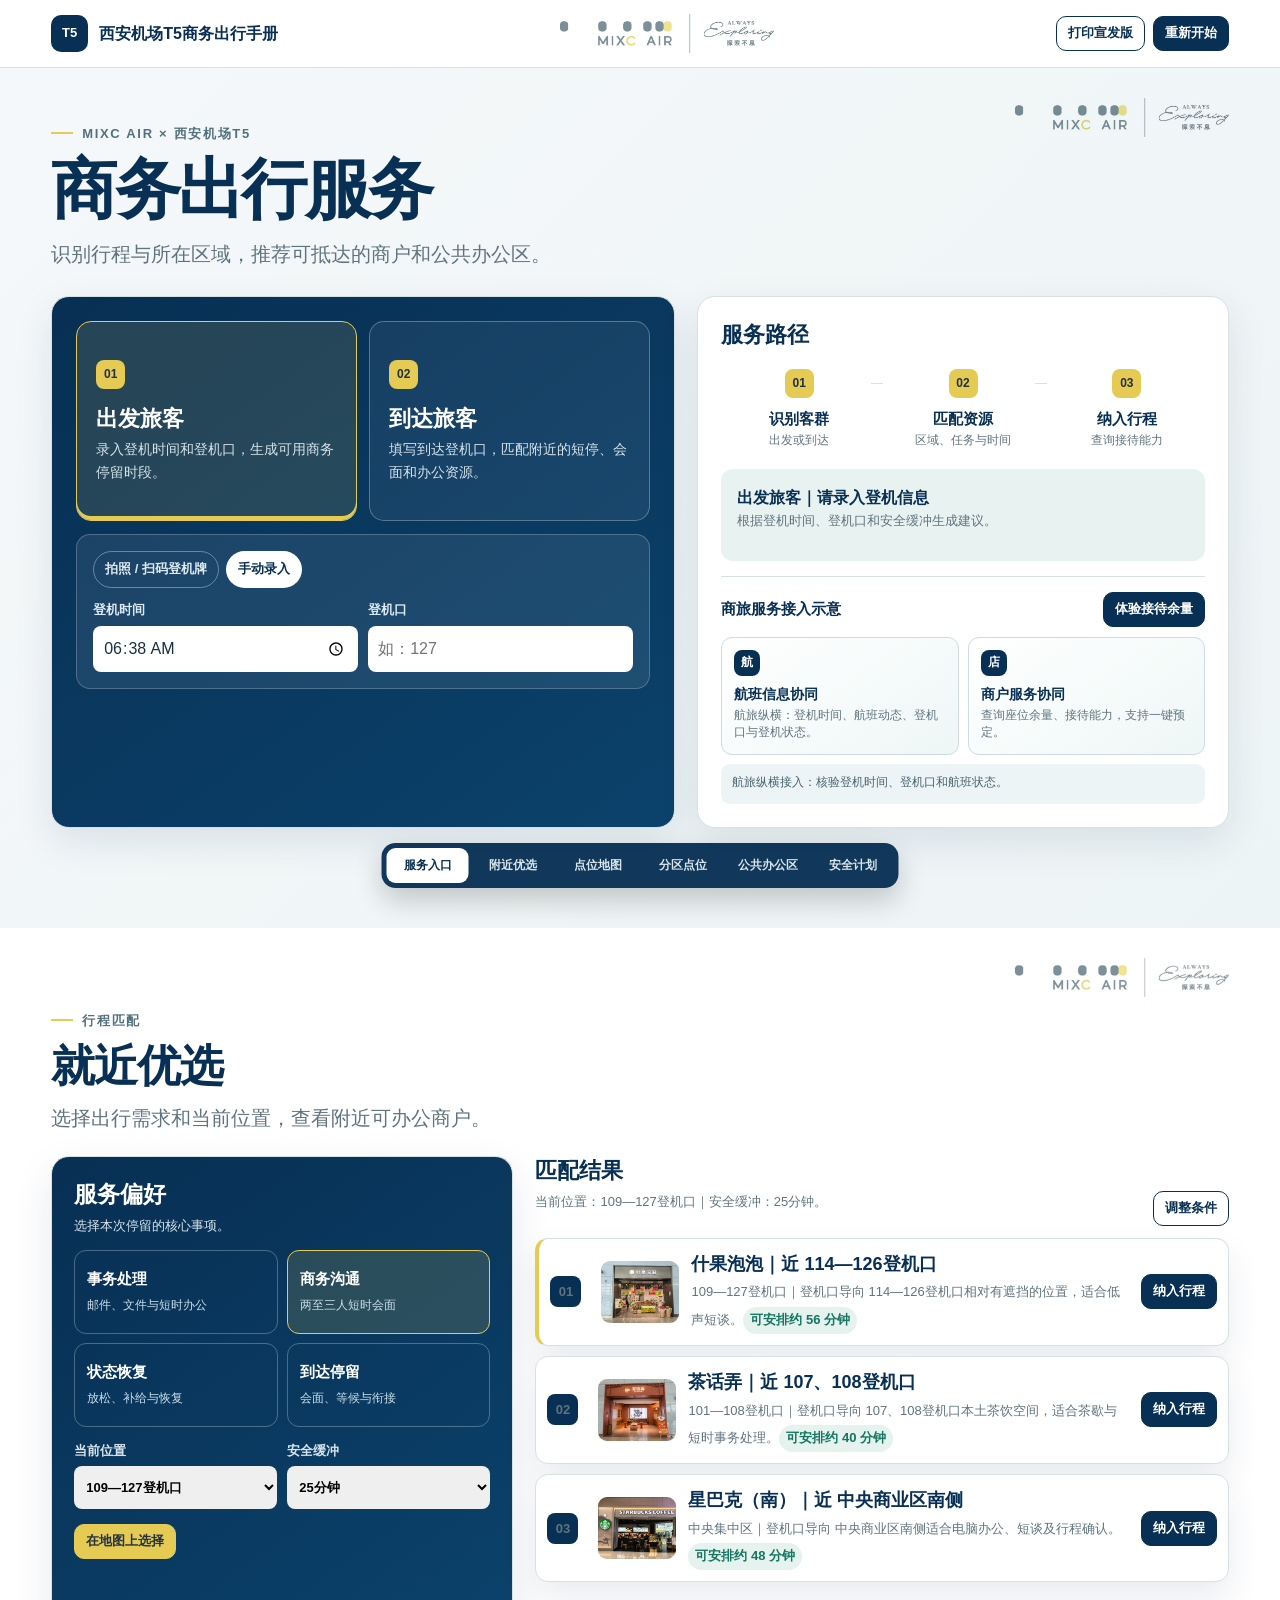
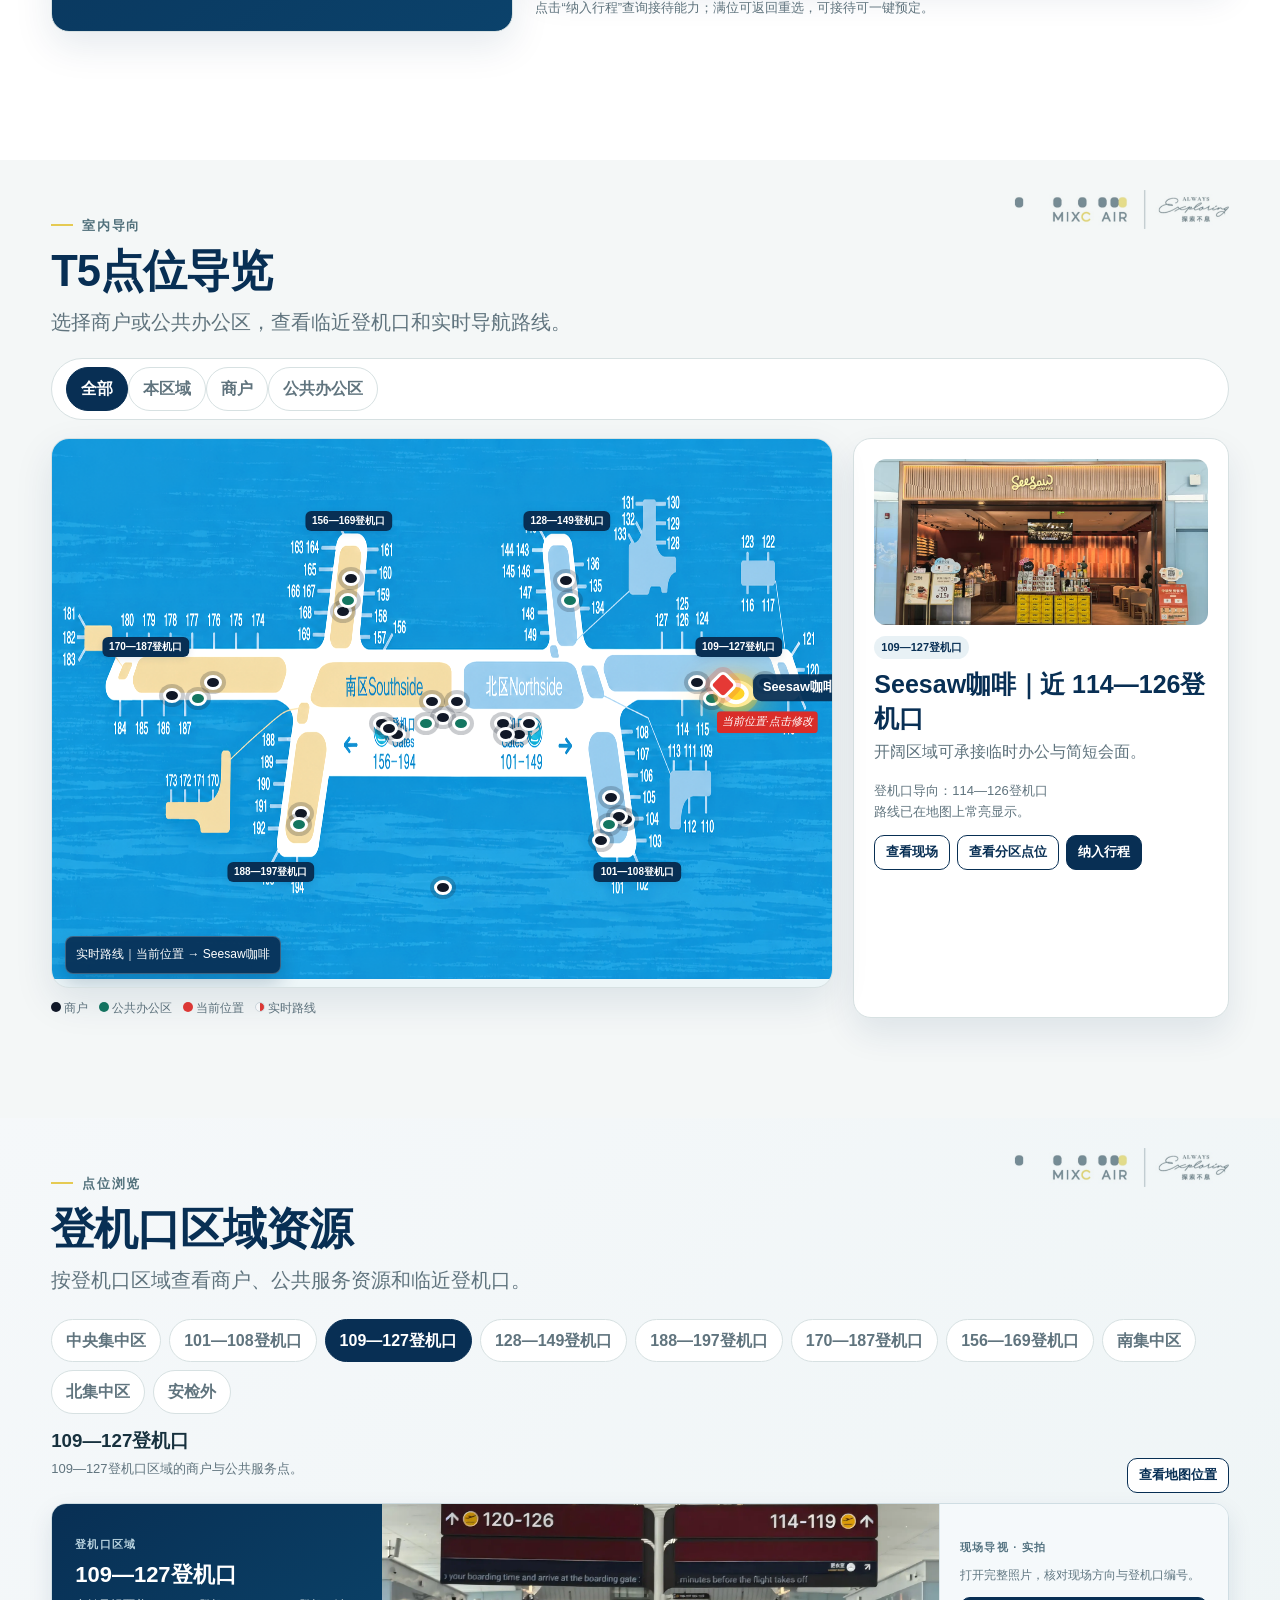
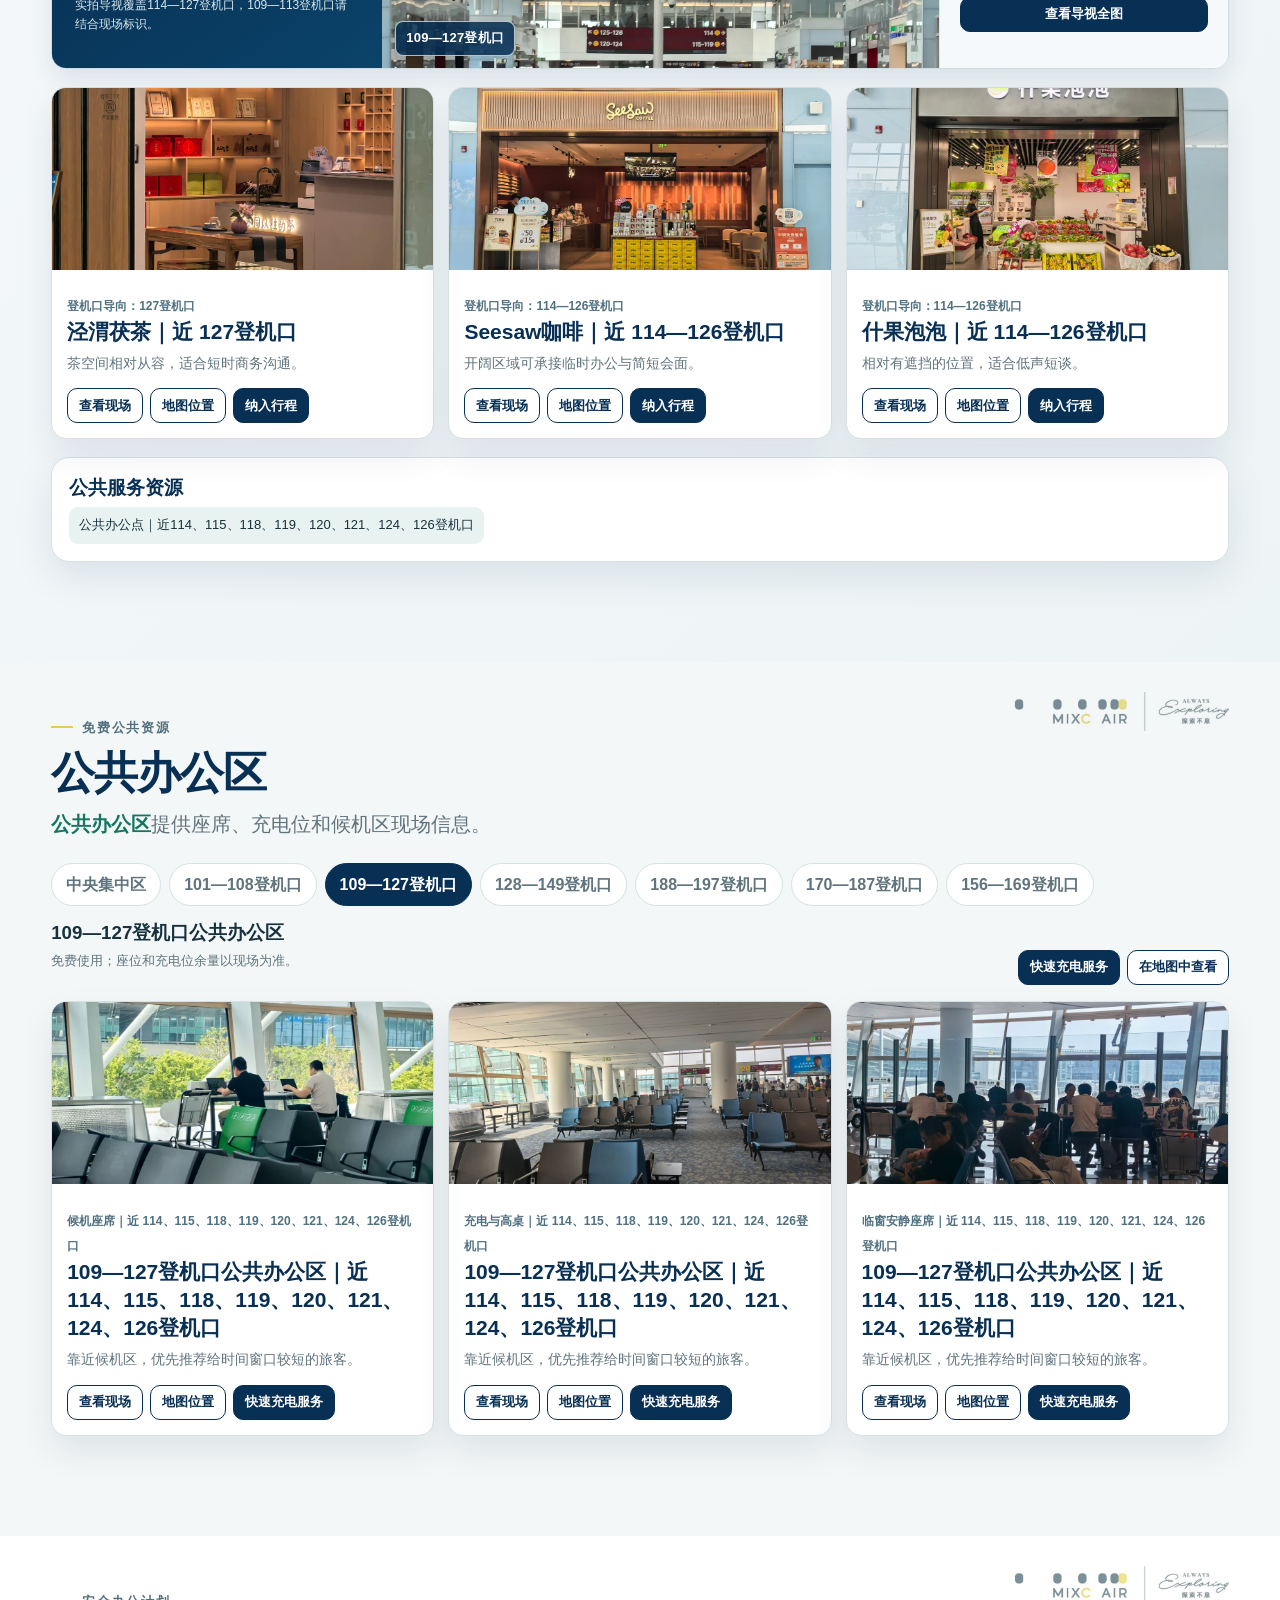
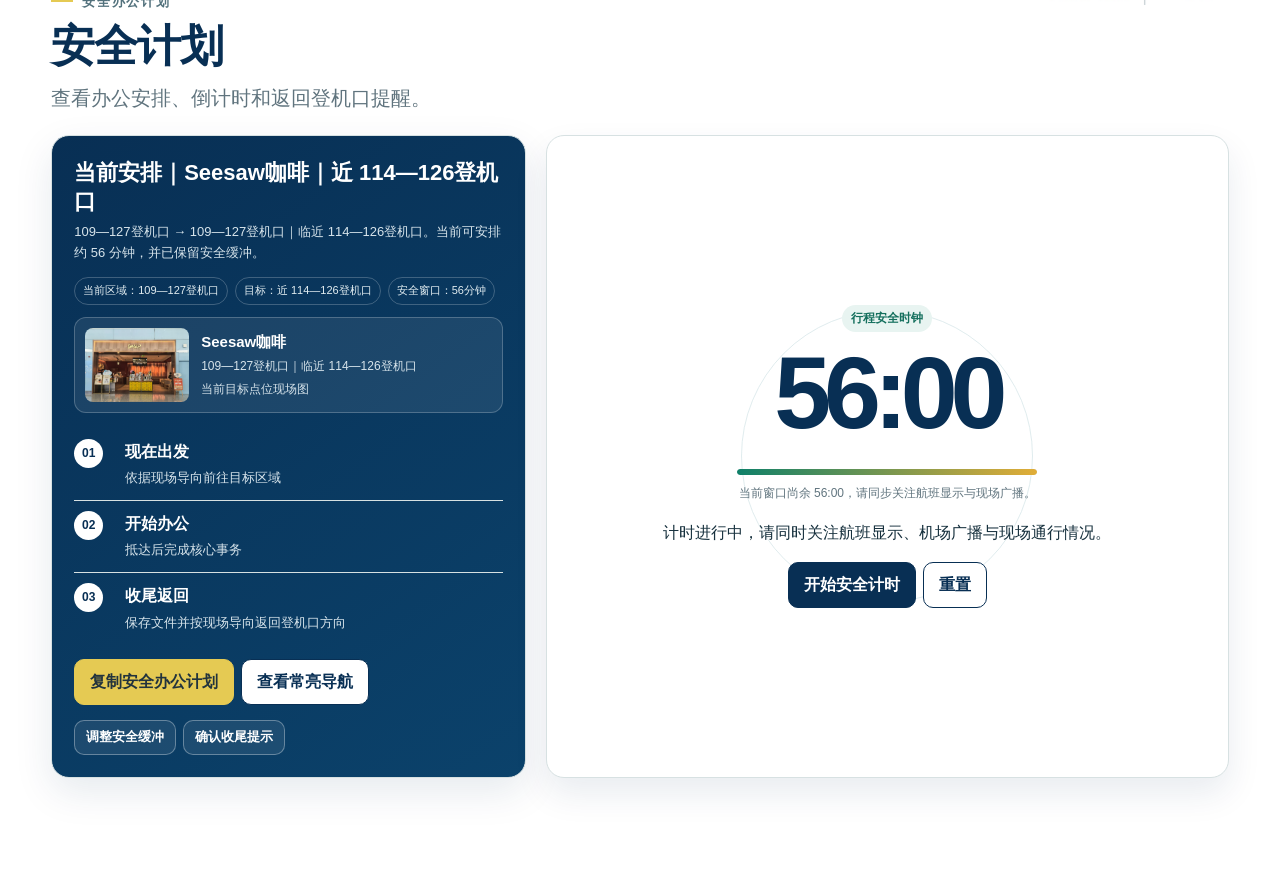
<file: business-guide-core-20261026/index.html>
<!doctype html><html lang="zh-CN"><head><meta charset="utf-8"><meta name="viewport" content="width=device-width,initial-scale=1"><title>正在打开商务出行手册</title><style>body{margin:0;min-height:100vh;display:grid;place-items:center;background:#f4f7f7;color:#082f54;font:16px/1.6 system-ui,"PingFang SC",sans-serif}.box{text-align:center;padding:32px}.ring{width:42px;height:42px;margin:0 auto 18px;border:4px solid #d7e1e2;border-top-color:#e5ca53;border-radius:50%;animation:r .8s linear infinite}@keyframes r{to{transform:rotate(360deg)}}</style></head><body><div class="box"><div class="ring"></div><b>正在打开 MIXC AIR 商务出行手册</b><p>首次载入约需数秒</p></div><script>
const parts=Array.from({length:15},(_,i)=>`../manual-latest-v6/part-${String(i).padStart(3,"0")}.txt`);
Promise.all(parts.map(x=>fetch(x,{cache:"force-cache"}).then(r=>{if(!r.ok)throw Error(r.status);return r.arrayBuffer()}))).then(bs=>{const size=bs.reduce((n,b)=>n+b.byteLength,0),all=new Uint8Array(size);let p=0;for(const b of bs){all.set(new Uint8Array(b),p);p+=b.byteLength}let html=new TextDecoder().decode(all);html=html.replace(/<section class="page" id="solutions">[\s\S]*?<\/section>\s*(?=<section class="page" id="journey">)/,'').replace(/<a href="#solutions"[^>]*>商务补给<\/a>/,'').replace('$("#solutionsLogo").src = I("logo.jpg");','if ($("#solutionsLogo")) $("#solutionsLogo").src = I("logo.jpg");');document.open();document.write(html);document.close()}).catch(()=>document.body.innerHTML='<div class="box"><b>页面载入失败</b><p>请检查网络后刷新重试。</p></div>');
</script></body></html>
</file>
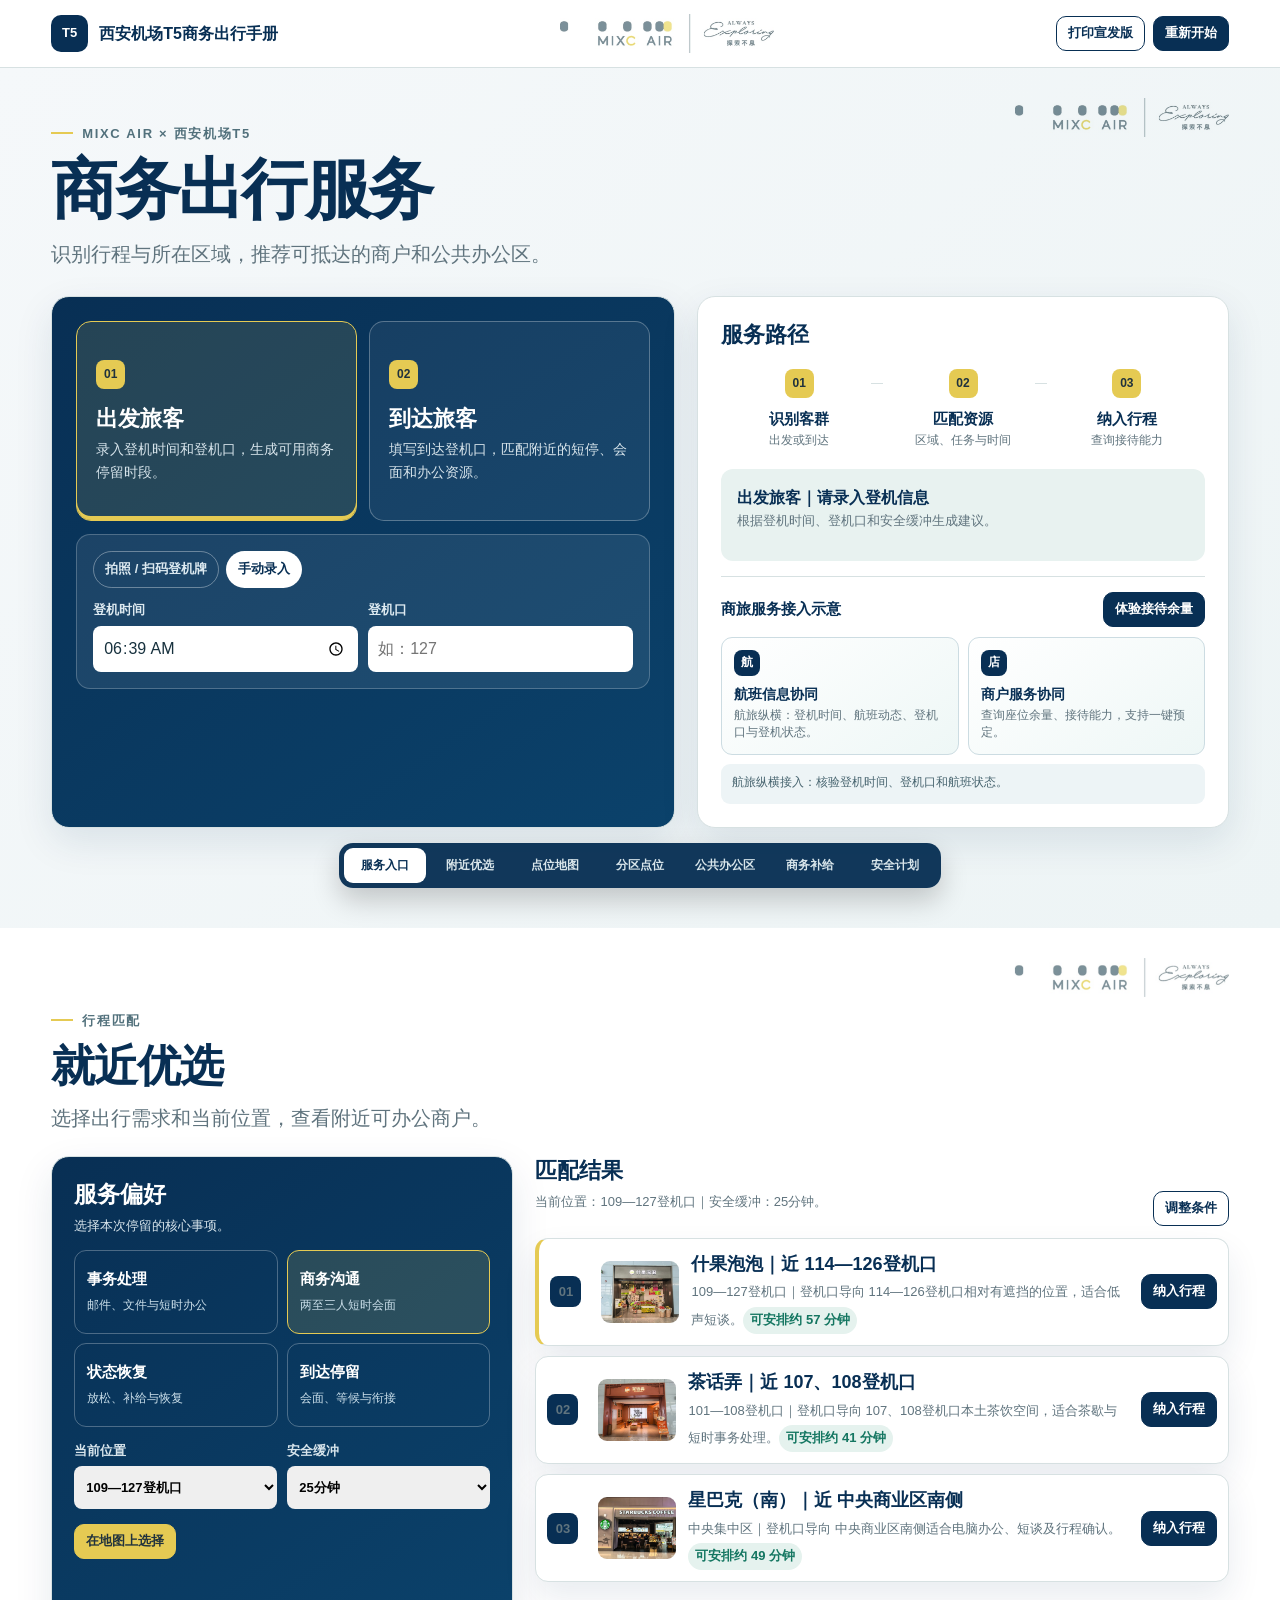
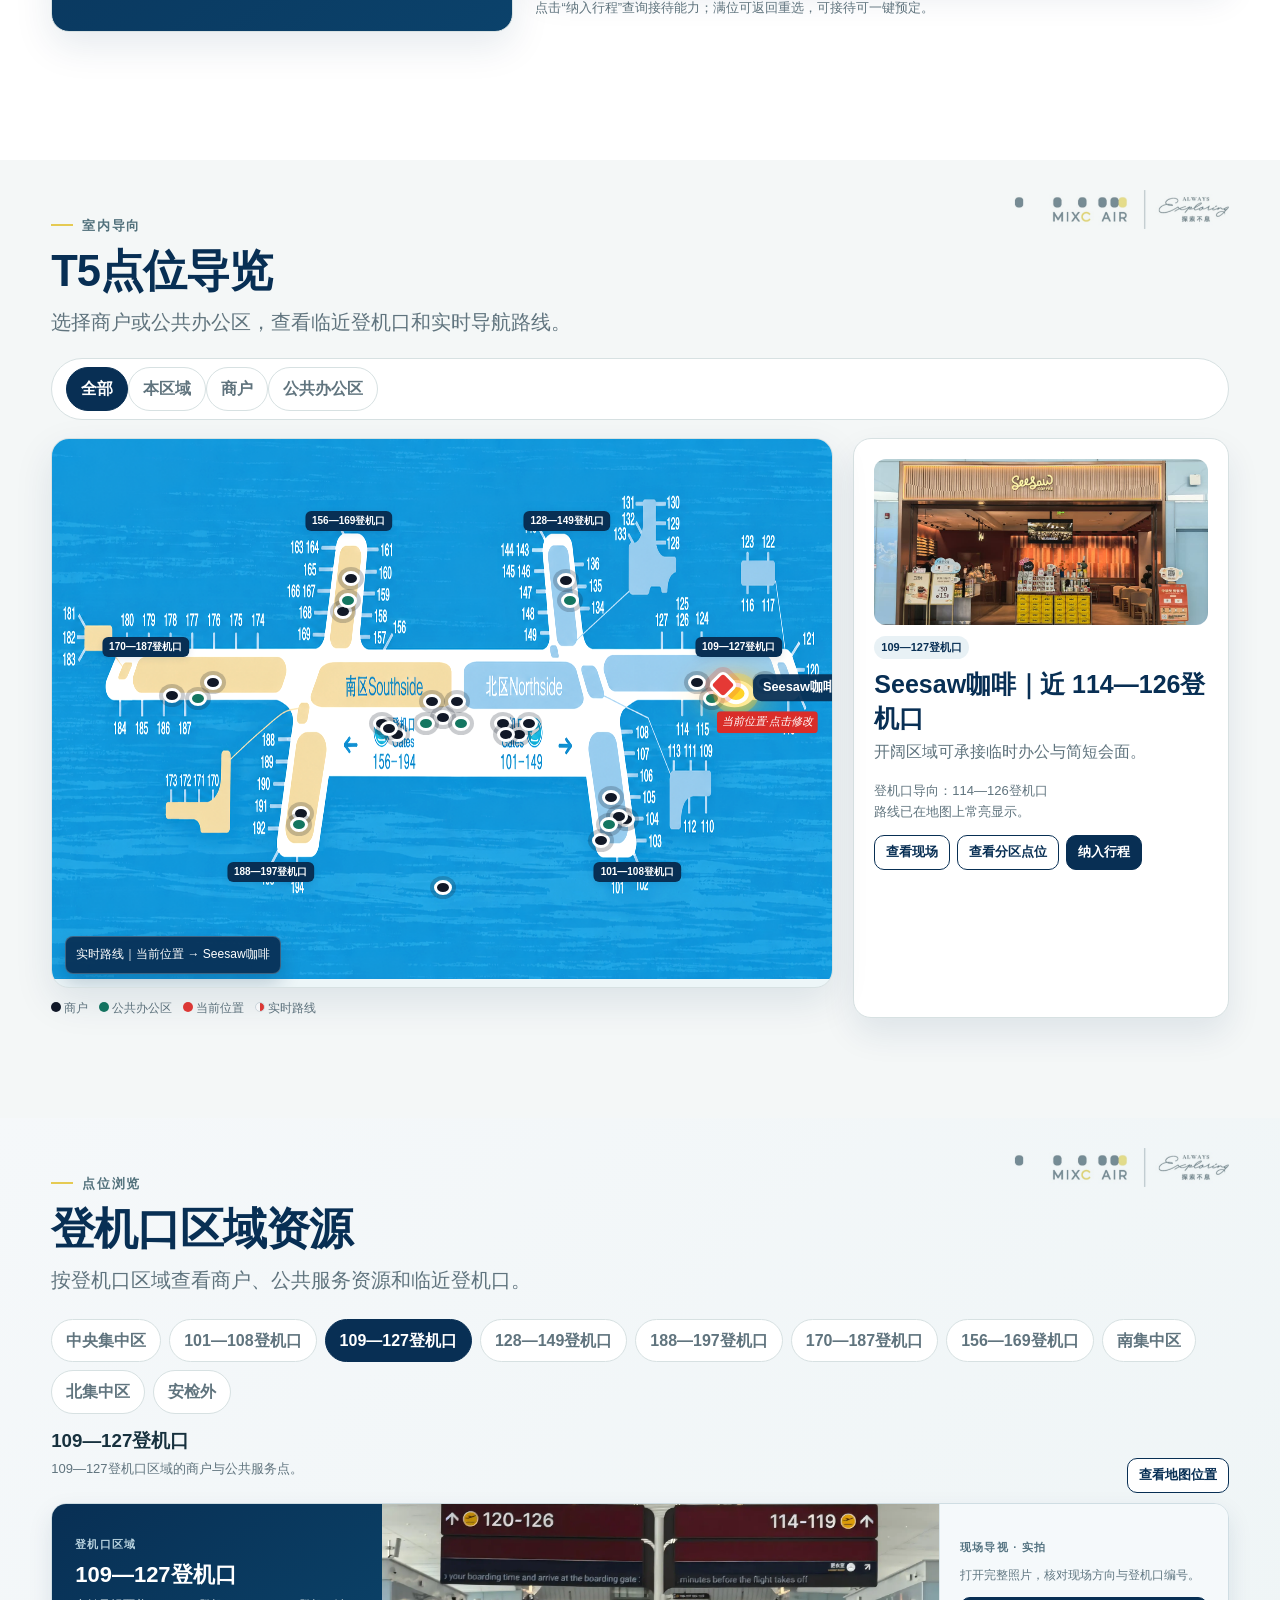
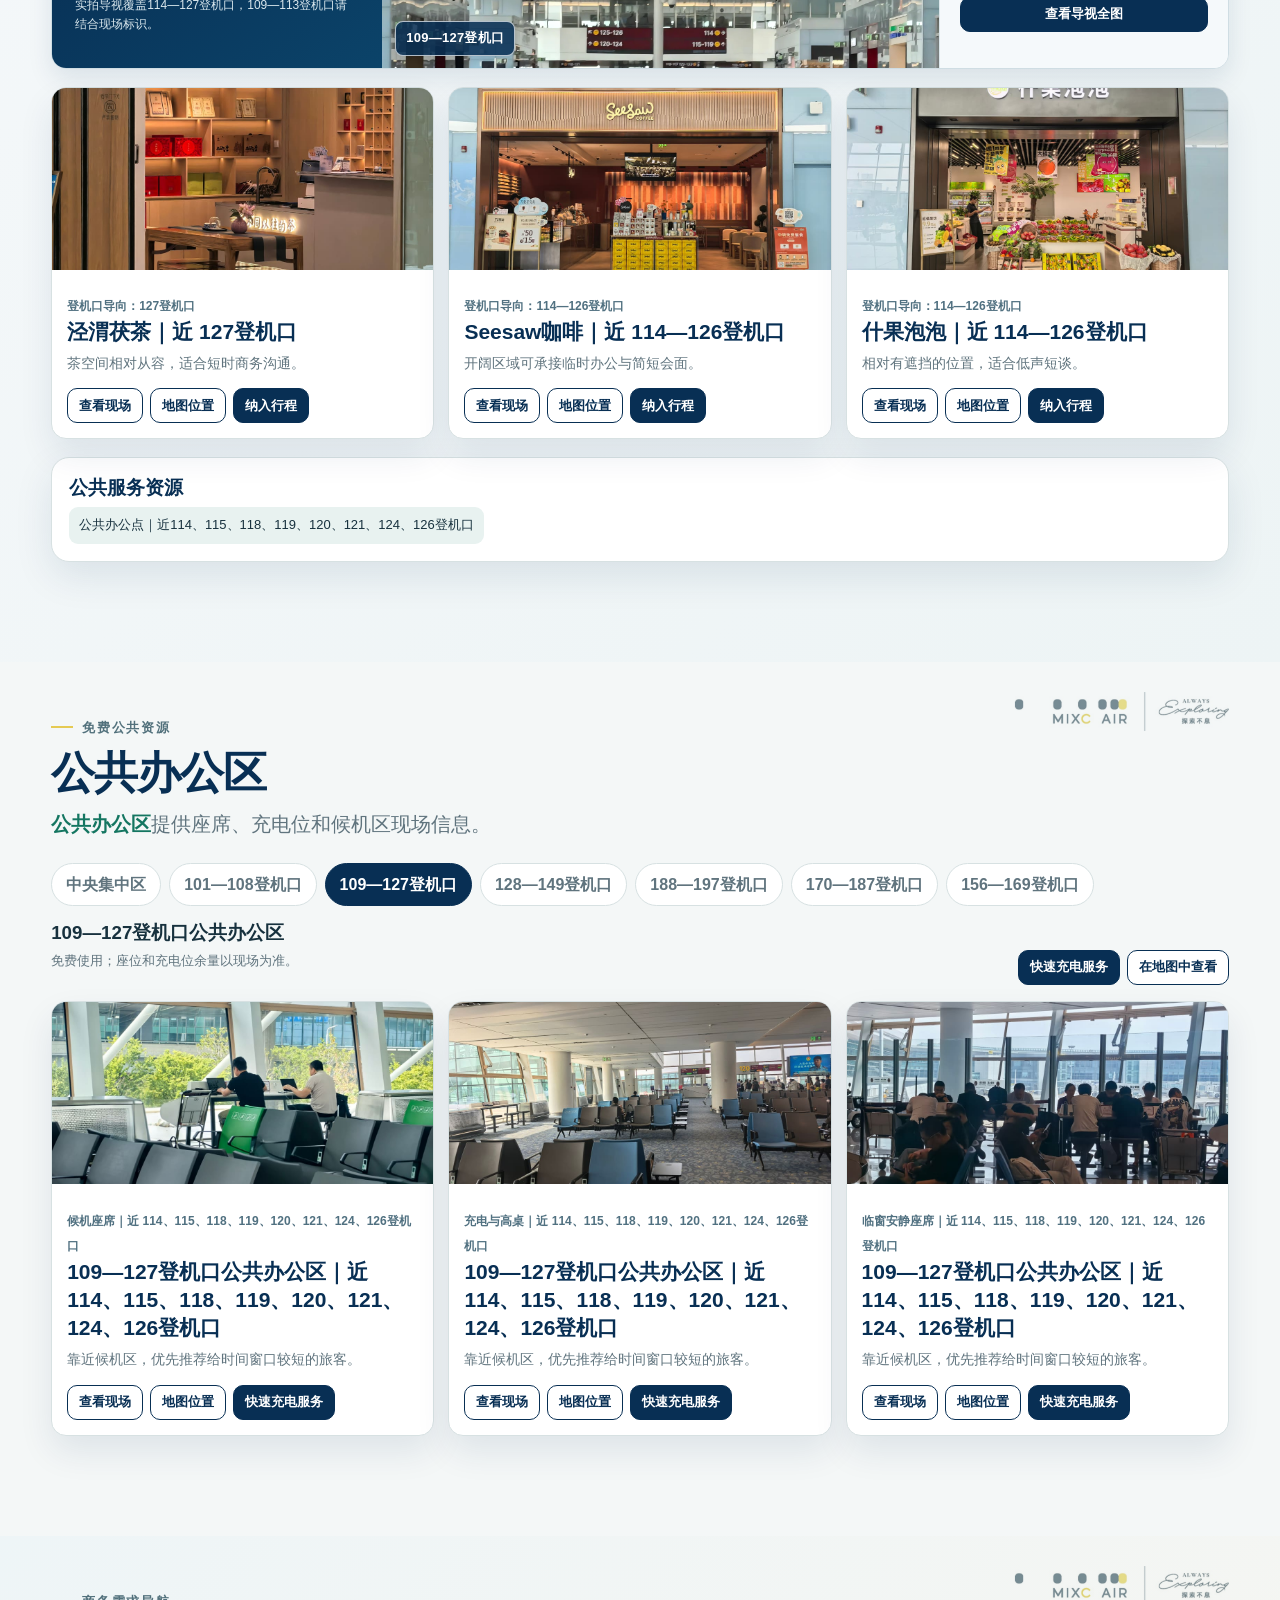
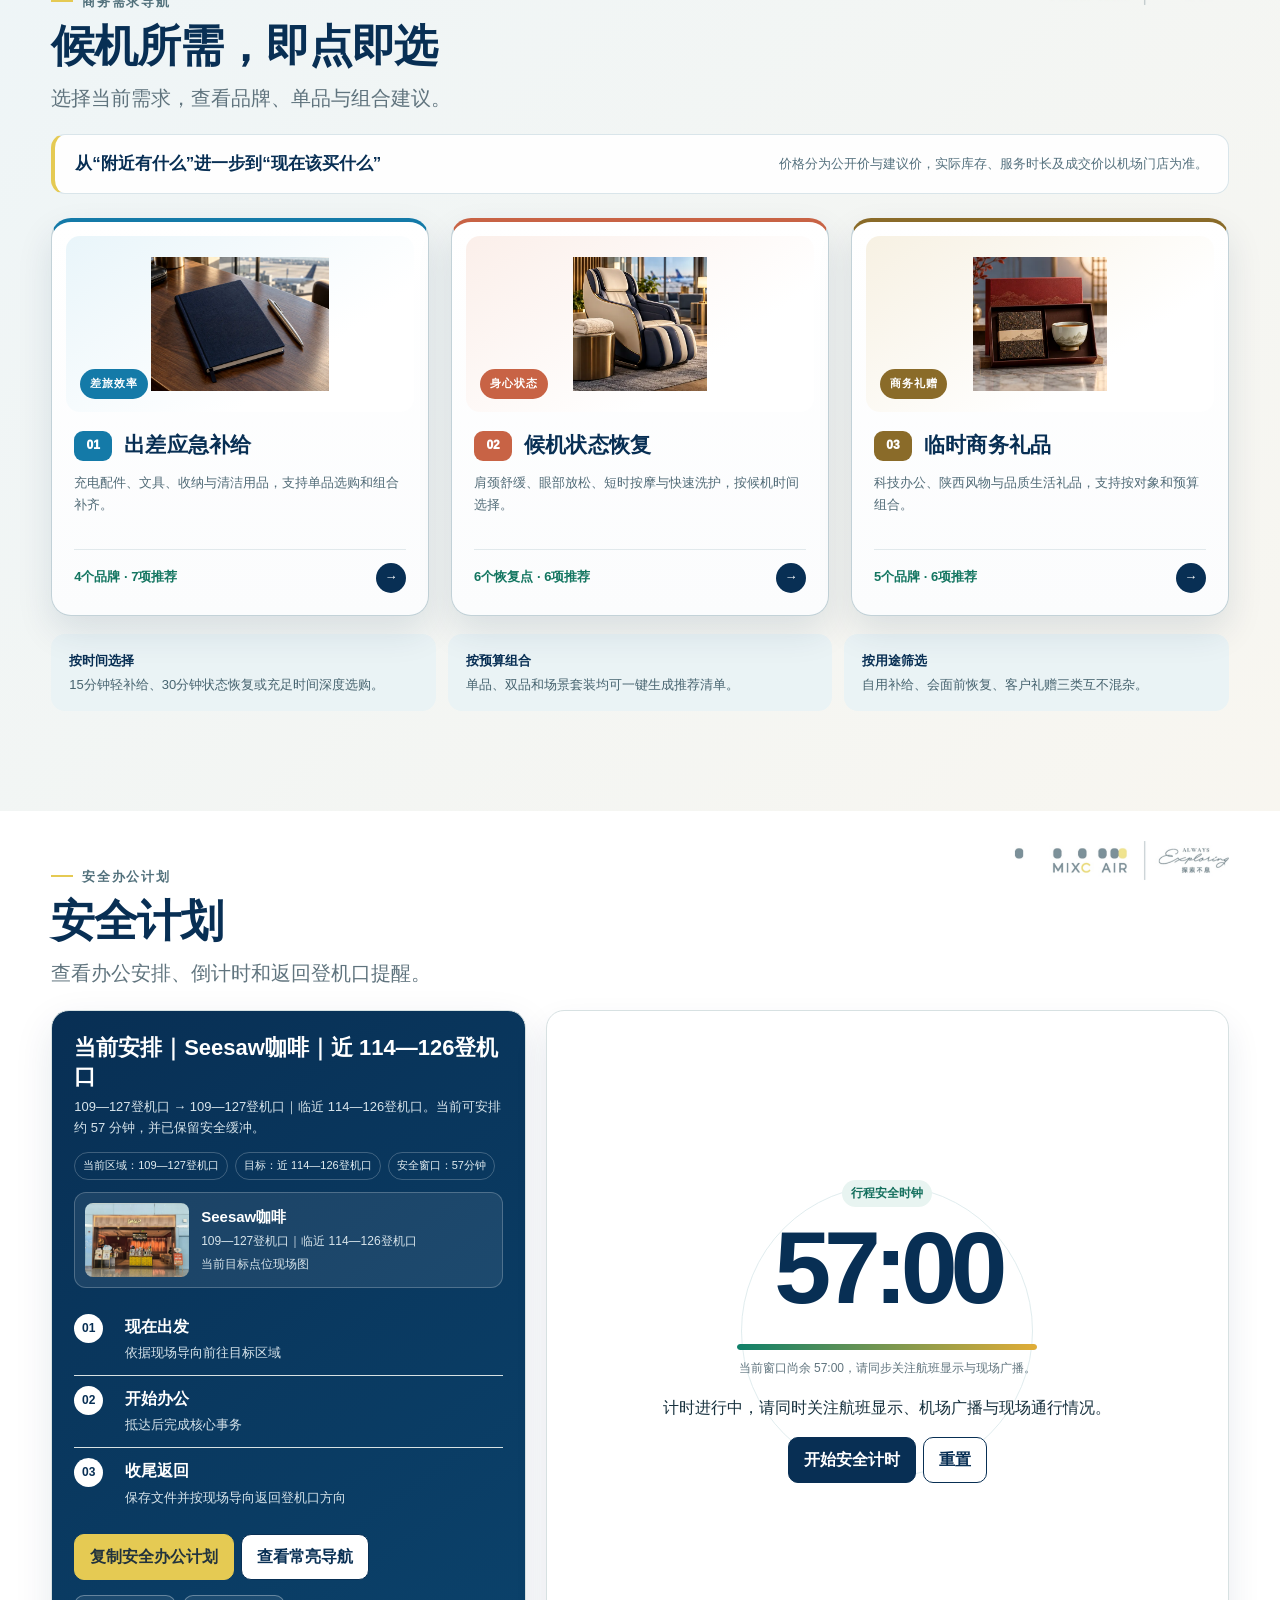
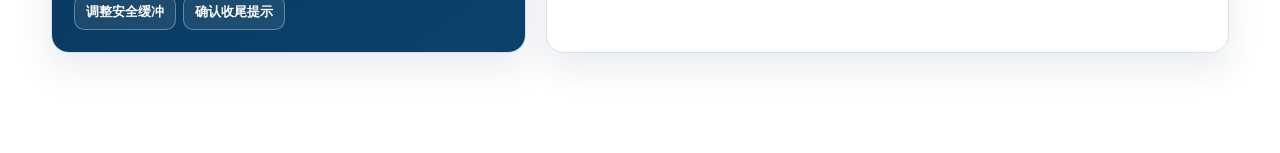
<file: business-guide-full-20261026/index.html>
<!doctype html><html lang="zh-CN"><head><meta charset="utf-8"><meta name="viewport" content="width=device-width,initial-scale=1"><title>正在打开商务出行手册</title><style>body{margin:0;min-height:100vh;display:grid;place-items:center;background:#f4f7f7;color:#082f54;font:16px/1.6 system-ui,"PingFang SC",sans-serif}.box{text-align:center;padding:32px}.ring{width:42px;height:42px;margin:0 auto 18px;border:4px solid #d7e1e2;border-top-color:#e5ca53;border-radius:50%;animation:r .8s linear infinite}@keyframes r{to{transform:rotate(360deg)}}</style></head><body><div class="box"><div class="ring"></div><b>正在打开 MIXC AIR 商务出行手册</b><p>首次载入约需数秒</p></div><script>
const parts=Array.from({length:15},(_,i)=>`../manual-latest-v6/part-${String(i).padStart(3,"0")}.txt`);
Promise.all(parts.map(x=>fetch(x,{cache:"force-cache"}).then(r=>{if(!r.ok)throw Error(r.status);return r.arrayBuffer()}))).then(bs=>{const size=bs.reduce((n,b)=>n+b.byteLength,0),all=new Uint8Array(size);let p=0;for(const b of bs){all.set(new Uint8Array(b),p);p+=b.byteLength}const html=new TextDecoder().decode(all);document.open();document.write(html);document.close()}).catch(()=>document.body.innerHTML='<div class="box"><b>页面载入失败</b><p>请检查网络后刷新重试。</p></div>');
</script></body></html>
</file>
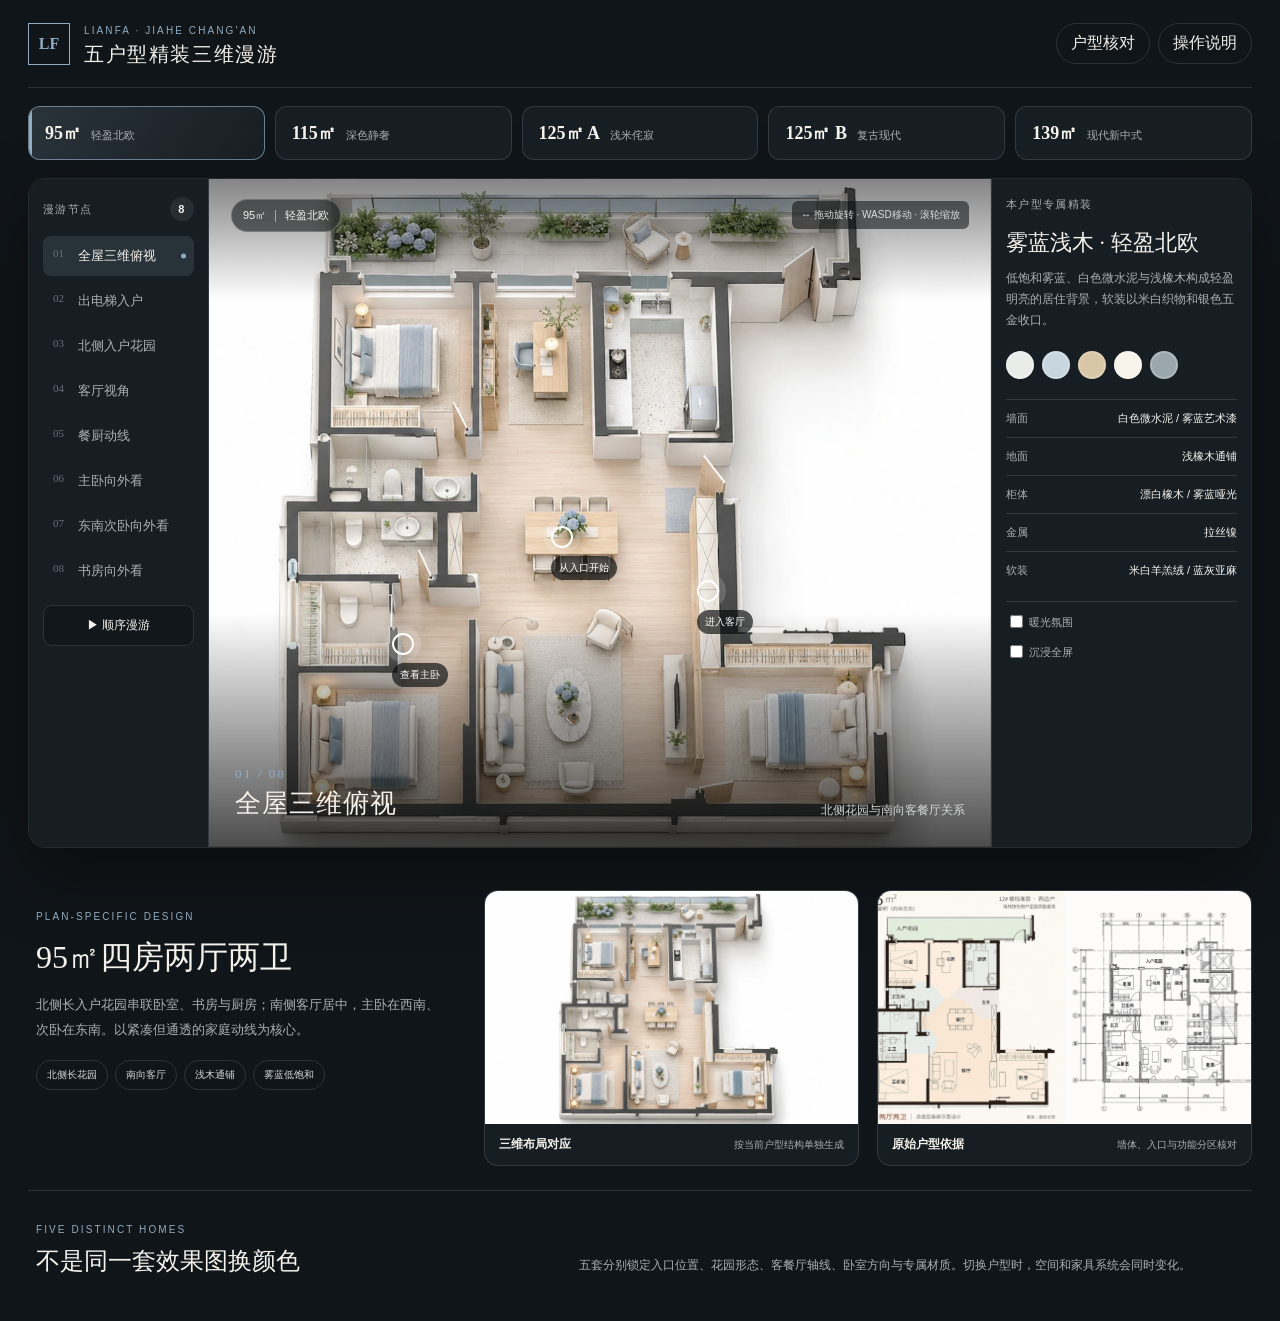
<file: lianfa-tour/index.html>
<!doctype html>
<html lang="zh-CN">
<head>
  <meta charset="utf-8">
  <meta name="viewport" content="width=device-width,initial-scale=1,maximum-scale=1,user-scalable=no">
  <meta name="theme-color" content="#101519">
  <title>联发·嘉和长安｜五户型精装三维漫游</title>
  <meta name="description" content="联发嘉和长安95、115、125双户型与139平方米精装三维漫游">
  <link rel="stylesheet" href="./styles.css">
</head>
<body>
  <div class="app-shell">
    <header class="topbar">
      <div class="brand">
        <span class="brand-mark">LF</span>
        <div><small>LIANFA · JIAHE CHANG'AN</small><h1>五户型精装三维漫游</h1></div>
      </div>
      <div class="top-actions"><button id="compareBtn" class="ghost">户型核对</button><button id="helpBtn" class="ghost">操作说明</button></div>
    </header>

    <nav id="planTabs" class="plan-tabs" aria-label="选择户型">
      <button data-plan="95" class="active"><strong>95㎡</strong><span>轻盈北欧</span></button>
      <button data-plan="115"><strong>115㎡</strong><span>深色静奢</span></button>
      <button data-plan="125-1"><strong>125㎡ A</strong><span>浅米侘寂</span></button>
      <button data-plan="125-2"><strong>125㎡ B</strong><span>复古现代</span></button>
      <button data-plan="139"><strong>139㎡</strong><span>现代新中式</span></button>
    </nav>

    <main>
      <section class="tour-wrap">
        <aside class="view-list">
          <div class="aside-head"><span>漫游节点</span><b id="nodeCount">8</b></div>
          <div id="viewButtons"></div>
          <button id="autoBtn" class="auto-btn">▶ 顺序漫游</button>
        </aside>

        <div id="scene" class="scene">
          <div class="scene-image-wrap"><img id="tourImage" draggable="false" alt="当前户型精装漫游视角"></div>
          <div id="hotspots" class="hotspots"></div>
          <div class="scene-topline"><span id="planBadge">95㎡</span><i></i><span id="styleBadge">轻盈北欧</span></div>
          <div class="scene-caption"><div><small id="viewIndex">01 / 08</small><strong id="viewTitle">全屋三维俯视</strong></div><p id="viewNote">三房动线与南向客餐厅关系</p></div>
          <div class="drag-tip">↔ 拖动旋转 · WASD移动 · 滚轮缩放</div>
          <div class="mobile-arrows"><button id="prevBtn">‹</button><button id="nextBtn">›</button></div>
        </div>

        <aside class="style-panel">
          <div class="aside-head"><span>本户型专属精装</span></div>
          <h2 id="styleName">雾蓝浅木 · 轻盈北欧</h2>
          <p id="styleDesc"></p>
          <div id="palette" class="palette"></div>
          <dl id="materials" class="materials"></dl>
          <div class="controls">
            <label><input type="checkbox" id="warmToggle"> 暖光氛围</label>
            <label><input type="checkbox" id="fullToggle"> 沉浸全屏</label>
          </div>
        </aside>
      </section>

      <section class="details">
        <article class="plan-copy">
          <span class="eyebrow">PLAN-SPECIFIC DESIGN</span>
          <h2 id="planName">95㎡四房两厅两卫</h2>
          <p id="planDesc"></p>
          <div id="identityChips" class="chips"></div>
        </article>
        <figure class="compare-card"><img id="overviewImage" alt="三维俯视图"><figcaption><strong>三维布局对应</strong><span>按当前户型结构单独生成</span></figcaption></figure>
        <figure class="compare-card"><img id="planImage" alt="原始户型图"><figcaption><strong>原始户型依据</strong><span>墙体、入口与功能分区核对</span></figcaption></figure>
      </section>

      <section class="difference">
        <div><span class="eyebrow">FIVE DISTINCT HOMES</span><h2>不是同一套效果图换颜色</h2></div>
        <p>五套分别锁定入口位置、花园形态、客餐厅轴线、卧室方向与专属材质。切换户型时，空间和家具系统会同时变化。</p>
      </section>
    </main>
  </div>

  <dialog id="helpDialog">
    <button class="dialog-close" data-close="helpDialog">×</button><h3>漫游操作</h3>
    <p><b>电脑：</b>按住画面左右拖动观察；W / S 前后切换空间，A / D 左右转向，滚轮缩放。</p>
    <p><b>手机：</b>单指左右滑动观察，点击画面两侧箭头或空间节点切换。</p>
    <p><b>说明：</b>当前为户型与精装概念对应展示，装修效果以平面图空间关系为约束，不作为施工放样图。</p>
  </dialog>
  <dialog id="compareDialog">
    <button class="dialog-close" data-close="compareDialog">×</button><h3 id="compareTitle">95㎡ 户型核对</h3>
    <div class="dialog-compare"><figure><img id="dialogPlan"><figcaption>原始户型图</figcaption></figure><figure><img id="dialogOverview"><figcaption>对应三维俯视</figcaption></figure></div>
  </dialog>
  <script src="./app.js"></script>
</body>
</html>
</file>
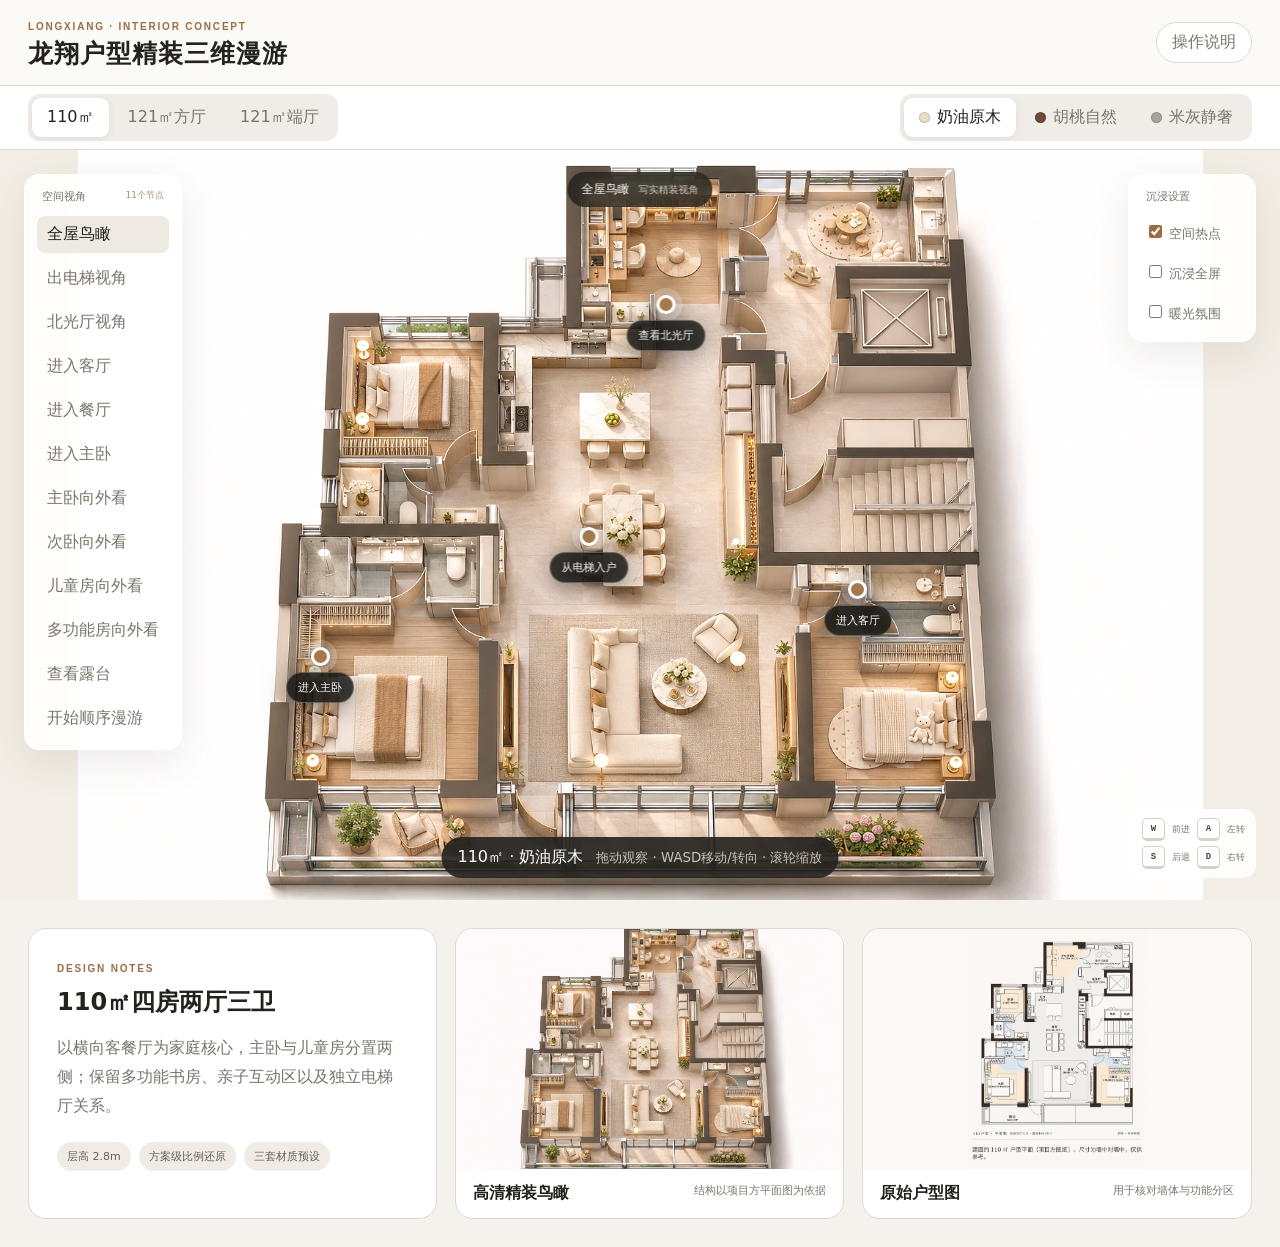
<file: longxiang-tour/index.html>
<!doctype html>
<html lang="zh-CN">
<head>
  <meta charset="utf-8" />
  <meta name="viewport" content="width=device-width,initial-scale=1,maximum-scale=1,user-scalable=no" />
  <title>龙翔户型精装三维漫游</title>
  <meta name="description" content="110㎡、121㎡端厅、121㎡方厅精装方案三维漫游与风格切换" />
  <link rel="stylesheet" href="./styles.css" />
</head>
<body>
  <main id="app">
    <header>
      <div>
        <span class="eyebrow">LONGXIANG · INTERIOR CONCEPT</span>
        <h1>龙翔户型精装三维漫游</h1>
      </div>
      <div class="header-actions"><button id="helpBtn" class="ghost">操作说明</button></div>
    </header>
    <section class="toolbar">
      <div class="seg" id="plans">
        <button data-plan="p110" class="active">110㎡</button>
        <button data-plan="p121square">121㎡方厅</button>
        <button data-plan="p121end">121㎡端厅</button>
      </div>
      <div class="seg styles" id="styles">
        <button data-style="cream" class="active"><i style="--c:#eadcc7"></i>奶油原木</button>
        <button data-style="walnut"><i style="--c:#6d4b38"></i>胡桃自然</button>
        <button data-style="greige"><i style="--c:#aaa198"></i>米灰静奢</button>
      </div>
    </section>
    <section class="viewer">
      <div id="scene">
        <img id="tourImage" alt="精装室内沉浸式视角" draggable="false" />
        <div id="hotspots" aria-label="空间热点导航"></div>
        <div class="view-badge"><span id="viewName">全屋鸟瞰</span><small>写实精装视角</small></div>
      </div>
      <aside class="left-panel">
        <div class="panel-title">空间视角 <span>11个节点</span></div>
        <button data-view="overview" class="active">全屋鸟瞰</button>
        <button data-view="elevator">出电梯视角</button>
        <button data-view="northhall">北光厅视角</button>
        <button data-view="living">进入客厅</button>
        <button data-view="dining">进入餐厅</button>
        <button data-view="master">进入主卧</button>
        <button data-view="masterout">主卧向外看</button>
        <button data-view="bed2out">次卧向外看</button>
        <button data-view="childout">儿童房向外看</button>
        <button data-view="multiout">多功能房向外看</button>
        <button data-view="terrace">查看露台</button>
        <button id="walkBtn">开始顺序漫游</button>
      </aside>
      <aside class="right-panel">
        <div class="panel-title">沉浸设置</div>
        <label><input id="hotspotToggle" type="checkbox" checked> 空间热点</label>
        <label><input id="fullToggle" type="checkbox"> 沉浸全屏</label>
        <label><input id="nightToggle" type="checkbox"> 暖光氛围</label>
      </aside>
      <div class="status"><span id="statusTitle">110㎡ · 奶油原木</span><small>拖动观察 · WASD移动/转向 · 滚轮缩放</small></div>
      <div class="key-guide" aria-label="键盘操作"><kbd>W</kbd><span>前进</span><kbd>A</kbd><span>左转</span><kbd>S</kbd><span>后退</span><kbd>D</kbd><span>右转</span></div>
      <div id="walkHint" class="walk-hint">已开启自动漫游 · 点击任意空间可暂停</div>
    </section>
    <section class="content">
      <div class="copy">
        <span class="eyebrow">DESIGN NOTES</span>
        <h2 id="planName">110㎡四房两厅三卫</h2>
        <p id="planDesc">以横向客餐厅为家庭核心，主卧与儿童房分置两侧；保留多功能书房、亲子互动区以及独立电梯厅关系。</p>
        <div class="chips"><span>层高 2.8m</span><span>方案级比例还原</span><span>三套材质预设</span></div>
      </div>
      <div class="render-card">
        <img id="renderImage" src="./assets-web/render-110.webp" alt="当前户型精装三维鸟瞰预览" />
        <div><strong>高清精装鸟瞰</strong><span>结构以项目方平面图为依据</span></div>
      </div>
      <div class="plan-card">
        <img id="planImage" src="./assets-web/plan-110.webp" alt="当前户型原始平面图" />
        <div><strong>原始户型图</strong><span>用于核对墙体与功能分区</span></div>
      </div>
    </section>
  </main>
  <dialog id="helpDialog">
    <button id="closeHelp">×</button>
    <h3>如何查看</h3>
    <p>电脑端可在画面上左右拖动，滚轮缩放；按 W 前进到相邻空间、S 返回上一空间、A/D 左右转向观察。手机端单指拖动，点击热点或底部视角栏前进。</p>
    <p>每套户型包含全屋鸟瞰、出电梯、北光厅、客厅、餐厨、主卧、四个卧室向外看及露台，共11个写实精装节点。开启“顺序漫游”后会自动依次浏览。</p>
    <small>提示：原图未提供完整施工尺寸，本模型用于装修方案比较，不作为施工图。</small>
  </dialog>
  <script type="module" src="./app.js"></script>
</body>
</html>
</file>
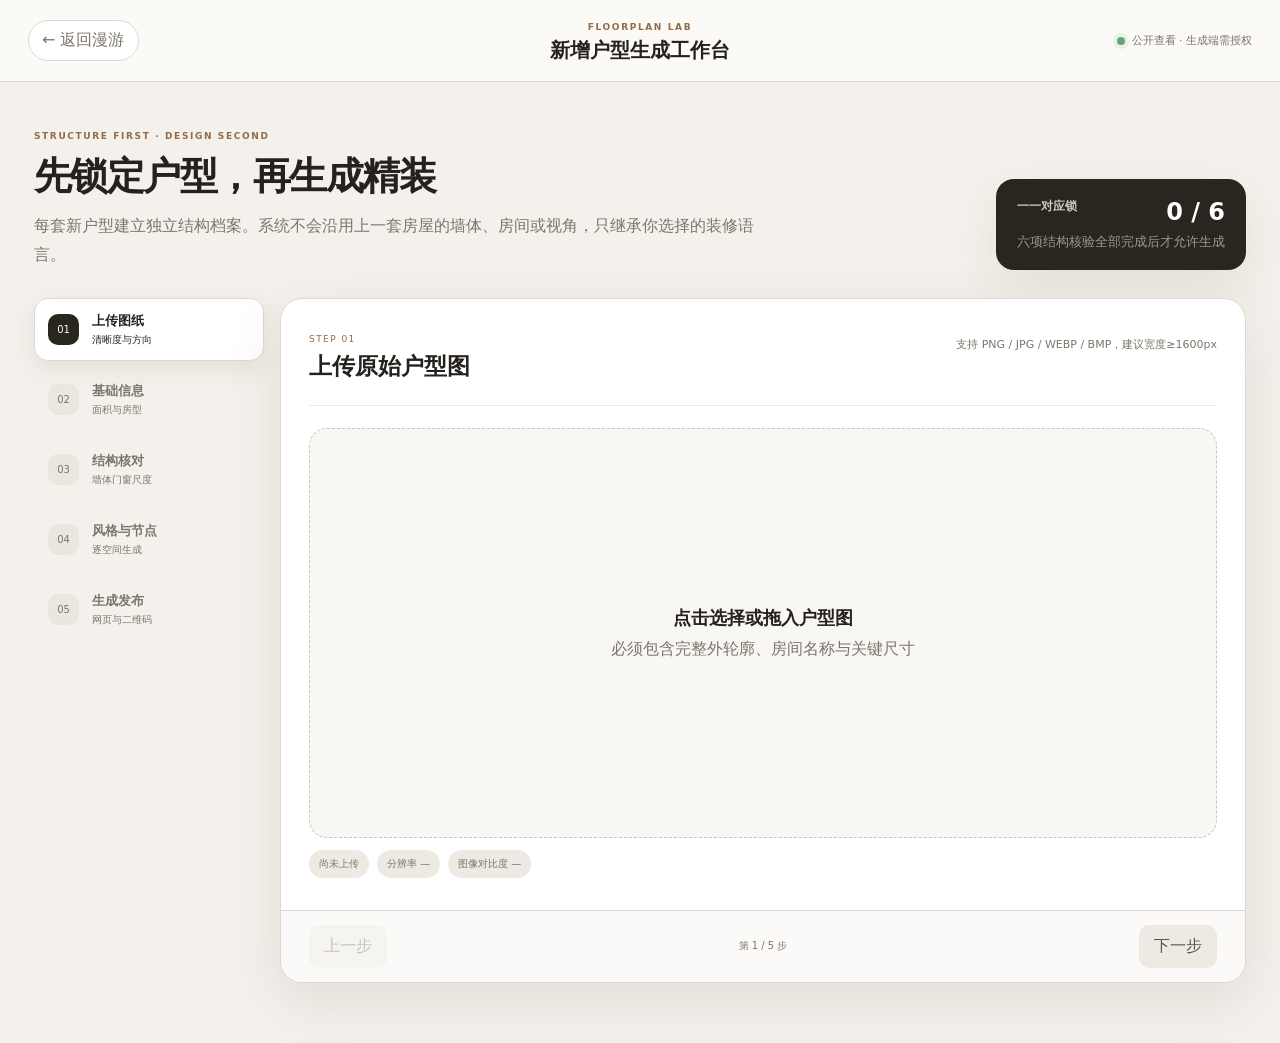
<file: longxiang-tour/studio.html>
<!doctype html>
<html lang="zh-CN">
<head>
  <meta charset="utf-8">
  <meta name="viewport" content="width=device-width,initial-scale=1,maximum-scale=1,user-scalable=no">
  <title>新增户型生成工作台｜龙翔精装漫游</title>
  <meta name="description" content="上传户型图、校准结构并生成一一对应的精装漫游项目">
  <link rel="stylesheet" href="./studio.css">
</head>
<body>
  <header class="topbar">
    <a href="./index.html" class="back">← 返回漫游</a>
    <div><span>FLOORPLAN LAB</span><h1>新增户型生成工作台</h1></div>
    <div class="public-badge"><i></i>公开查看 · 生成端需授权</div>
  </header>
  <main>
    <section class="hero">
      <div><span class="eyebrow">STRUCTURE FIRST · DESIGN SECOND</span><h2>先锁定户型，再生成精装</h2><p>每套新户型建立独立结构档案。系统不会沿用上一套房屋的墙体、房间或视角，只继承你选择的装修语言。</p></div>
      <div class="lock-card"><b>一一对应锁</b><strong id="lockScore">0 / 6</strong><small>六项结构核验全部完成后才允许生成</small></div>
    </section>

    <section class="workspace">
      <nav class="steps" aria-label="生成步骤">
        <button class="active" data-step="1"><i>01</i><span>上传图纸<small>清晰度与方向</small></span></button>
        <button data-step="2"><i>02</i><span>基础信息<small>面积与房型</small></span></button>
        <button data-step="3"><i>03</i><span>结构核对<small>墙体门窗尺度</small></span></button>
        <button data-step="4"><i>04</i><span>风格与节点<small>逐空间生成</small></span></button>
        <button data-step="5"><i>05</i><span>生成发布<small>网页与二维码</small></span></button>
      </nav>

      <div class="stage">
        <section class="pane active" data-pane="1">
          <div class="pane-head"><div><span>STEP 01</span><h3>上传原始户型图</h3></div><em>支持 PNG / JPG / WEBP / BMP，建议宽度≥1600px</em></div>
          <label class="drop" id="dropZone">
            <input type="file" id="planFile" accept="image/png,image/jpeg,image/webp,image/bmp,.png,.jpg,.jpeg,.webp,.bmp">
            <div id="dropPrompt"><b>点击选择或拖入户型图</b><span>必须包含完整外轮廓、房间名称与关键尺寸</span></div>
            <img id="planPreview" alt="待识别户型图预览">
          </label>
          <div class="quality" id="quality"><span>尚未上传</span><span>分辨率 —</span><span>图像对比度 —</span></div>
        </section>

        <section class="pane" data-pane="2">
          <div class="pane-head"><div><span>STEP 02</span><h3>建立独立户型档案</h3></div><em>以下数据只属于本次上传</em></div>
          <div class="form-grid">
            <label>小区 / 项目名称<input id="projectName" placeholder="例如：龙翔·121㎡端厅"></label>
            <label>建筑面积（㎡）<input id="area" type="number" min="20" max="1000" placeholder="121"></label>
            <label>卧室数量<select id="bedrooms"><option>1</option><option>2</option><option>3</option><option selected>4</option><option>5</option><option>6</option></select></label>
            <label>客厅数量<select id="livingCount"><option selected>1</option><option>2</option><option>3</option></select></label>
            <label>卫生间数量<select id="bathrooms"><option>1</option><option>2</option><option selected>3</option><option>4</option></select></label>
            <label>默认层高（m）<input id="height" type="number" step="0.1" value="2.8"></label>
            <label>图纸总宽（m）<input id="widthM" type="number" step="0.01" placeholder="按标注填写"></label>
            <label>图纸总深（m）<input id="depthM" type="number" step="0.01" placeholder="按标注填写"></label>
          </div>
        </section>

        <section class="pane" data-pane="3">
          <div class="pane-head"><div><span>STEP 03</span><h3>结构核对，不通过不生成</h3></div><em>防止“照搬照套”的核心环节</em></div>
          <div class="verify-grid">
            <label><input type="checkbox" data-lock="outline"><b>外轮廓与总尺度</b><span>外墙转折、总宽与总深均与原图一致</span></label>
            <label><input type="checkbox" data-lock="rooms"><b>房间数量与命名</b><span>卧室、客餐厅、厨房、卫生间逐一对应</span></label>
            <label><input type="checkbox" data-lock="doors"><b>门洞与动线</b><span>入户门、卧室门、推拉门方向已核对</span></label>
            <label><input type="checkbox" data-lock="windows"><b>窗户与采光面</b><span>窗洞位置、朝向和落地窗范围已核对</span></label>
            <label><input type="checkbox" data-lock="outdoor"><b>阳台 / 露台 / 花园</b><span>室内外边界与连接关系已核对</span></label>
            <label><input type="checkbox" data-lock="core"><b>核心筒与不可改结构</b><span>电梯、楼梯、管井、承重墙不得臆造或移动</span></label>
          </div>
          <div class="warning"><strong>结构差异阻断：</strong>生成后的鸟瞰图若与原图房间数量、墙体转折、门窗或阳台关系不一致，该批次将标记为失败，不进入漫游发布。</div>
        </section>

        <section class="pane" data-pane="4">
          <div class="pane-head"><div><span>STEP 04</span><h3>选择装修风格与漫游节点</h3></div><em>风格可复用，结构不可复用</em></div>
          <div class="style-pick" id="stylePick">
            <button class="active" data-style="奶油原木"><i style="--c:#e4d4bb"></i><b>奶油原木</b><span>柔和、明亮、温润</span></button>
            <button data-style="胡桃自然"><i style="--c:#76513b"></i><b>胡桃自然</b><span>木质、沉稳、通透</span></button>
            <button data-style="米灰静奢"><i style="--c:#a59b91"></i><b>米灰静奢</b><span>石材、克制、精致</span></button>
            <button data-style="现代极简"><i style="--c:#d7d7d4"></i><b>现代极简</b><span>留白、线性、纯净</span></button>
          </div>
          <div class="nodes"><div class="nodes-head"><b>按实际房间生成的节点</b><span id="nodeCount">—</span></div><div id="nodeList"></div></div>
        </section>

        <section class="pane" data-pane="5">
          <div class="pane-head"><div><span>STEP 05</span><h3>生成、复核与发布</h3></div><em>公开浏览与生成权限分离</em></div>
          <div class="pipeline">
            <div><i>1</i><b>结构识别</b><span>输出墙体与空间拓扑</span></div><div><i>2</i><b>鸟瞰复核</b><span>与原图并排比对</span></div><div><i>3</i><b>逐节点生成</b><span>保持同户型同材质</span></div><div><i>4</i><b>漫游发布</b><span>网页、离线包、二维码</span></div>
          </div>
          <div id="summary" class="summary"></div>
          <div class="model-status" id="modelStatus"><i></i><div><b>离线项目文件可直接生成</b><span>点击后会生成一个包含原始户型图、尺寸、结构核验结果和全部漫游节点的独立 HTML 项目档案，可继续交给后续三维生成流程。</span></div></div>
          <div class="generate-actions"><button id="downloadBrief" class="secondary">下载生成任务书 JSON</button><button id="generateBtn" class="primary" disabled>生成本地户型项目 HTML</button></div>
        </section>

        <footer class="stage-footer"><button id="prevBtn" disabled>上一步</button><span id="stepStatus">第 1 / 5 步</span><button id="nextBtn">下一步</button></footer>
      </div>
    </section>
  </main>
  <div class="toast" id="toast"></div>
  <script src="./studio.js"></script>
</body>
</html>
</file>
<file: lianfa-tour/styles.css>
:root{--accent:#91abc0;--accent2:#dfe9ef;--bg:#101519;--panel:#171e23;--line:rgba(255,255,255,.12);--text:#f5f2ec;--muted:#a9b0b4;--shadow:0 26px 70px rgba(0,0,0,.38)}
*{box-sizing:border-box}html,body{margin:0;min-height:100%;background:var(--bg);color:var(--text);font-family:"Microsoft YaHei","PingFang SC",Arial,sans-serif}button{font:inherit}button:focus-visible{outline:2px solid var(--accent);outline-offset:2px}.app-shell{max-width:1680px;margin:auto;padding:0 28px 44px}.topbar{height:88px;display:flex;align-items:center;justify-content:space-between;border-bottom:1px solid var(--line)}.brand{display:flex;align-items:center;gap:14px}.brand-mark{display:grid;place-items:center;width:42px;height:42px;border:1px solid var(--accent);color:var(--accent);font-family:Georgia,serif;font-weight:700}.brand small,.eyebrow{font-size:10px;letter-spacing:.21em;color:var(--accent)}h1{margin:3px 0 0;font-size:20px;font-weight:500;letter-spacing:.08em}.top-actions{display:flex;gap:8px}.ghost{border:1px solid var(--line);background:transparent;color:var(--text);padding:9px 14px;border-radius:999px;cursor:pointer}.ghost:hover{border-color:var(--accent);color:var(--accent)}.plan-tabs{display:grid;grid-template-columns:repeat(5,1fr);gap:10px;padding:18px 0}.plan-tabs button{position:relative;display:flex;align-items:baseline;gap:10px;padding:14px 16px;text-align:left;border:1px solid var(--line);border-radius:12px;background:var(--panel);color:var(--text);cursor:pointer;overflow:hidden}.plan-tabs button:before{content:"";position:absolute;left:0;top:0;bottom:0;width:3px;background:transparent}.plan-tabs button.active{border-color:color-mix(in srgb,var(--accent) 65%,transparent);background:linear-gradient(120deg,color-mix(in srgb,var(--accent) 15%,var(--panel)),var(--panel))}.plan-tabs button.active:before{background:var(--accent)}.plan-tabs strong{font-family:Georgia,serif;font-size:18px}.plan-tabs span{font-size:11px;color:var(--muted)}
.tour-wrap{display:grid;grid-template-columns:180px minmax(0,1fr) 260px;min-height:670px;background:#0a0e11;border:1px solid var(--line);border-radius:18px;overflow:hidden;box-shadow:var(--shadow)}.view-list,.style-panel{background:var(--panel);padding:18px 14px}.view-list{border-right:1px solid var(--line)}.style-panel{border-left:1px solid var(--line)}.aside-head{display:flex;align-items:center;justify-content:space-between;font-size:11px;letter-spacing:.12em;color:var(--muted);margin-bottom:15px}.aside-head b{display:grid;place-items:center;width:24px;height:24px;border-radius:50%;background:rgba(255,255,255,.07);color:var(--text)}#viewButtons{display:flex;flex-direction:column;gap:5px}#viewButtons button{position:relative;text-align:left;border:0;border-radius:8px;background:transparent;color:var(--muted);padding:11px 10px 11px 35px;cursor:pointer;font-size:13px}#viewButtons button:before{content:attr(data-index);position:absolute;left:10px;color:#667078;font-family:Georgia,serif;font-size:11px}#viewButtons button.active{background:color-mix(in srgb,var(--accent) 14%,transparent);color:var(--text)}#viewButtons button.active:after{content:"";position:absolute;right:8px;top:50%;width:5px;height:5px;border-radius:50%;background:var(--accent);transform:translateY(-50%)}.auto-btn{width:100%;margin-top:14px;border:1px solid var(--line);border-radius:9px;background:#11171b;color:var(--text);padding:11px;cursor:pointer;font-size:12px}.auto-btn.on{border-color:var(--accent);color:var(--accent)}
.scene{position:relative;overflow:hidden;min-width:0;background:#080b0d;touch-action:none}.scene-image-wrap{position:absolute;inset:0;overflow:hidden}.scene img{width:100%;height:100%;object-fit:cover;transform:translate3d(0,0,0) scale(1);transition:opacity .25s,filter .3s;user-select:none;will-change:transform}.scene img.changing{opacity:.2}.scene:after{content:"";position:absolute;inset:0;pointer-events:none;background:linear-gradient(180deg,rgba(0,0,0,.48),transparent 18%,transparent 65%,rgba(0,0,0,.7))}.scene-topline{position:absolute;z-index:3;top:20px;left:22px;display:flex;align-items:center;gap:9px;padding:8px 11px;border:1px solid rgba(255,255,255,.2);border-radius:999px;background:rgba(8,12,14,.55);backdrop-filter:blur(10px);font-size:11px}.scene-topline i{width:1px;height:12px;background:var(--accent)}.scene-caption{position:absolute;z-index:3;left:26px;bottom:26px;right:26px;display:flex;align-items:end;justify-content:space-between}.scene-caption div{display:flex;flex-direction:column;gap:4px}.scene-caption small{font-family:Georgia,serif;color:var(--accent);letter-spacing:.15em}.scene-caption strong{font-size:26px;font-weight:500;letter-spacing:.04em}.scene-caption p{margin:0;max-width:330px;text-align:right;color:#d2d5d6;font-size:12px;line-height:1.65}.drag-tip{position:absolute;z-index:3;top:22px;right:22px;color:#ddd;font-size:10px;padding:7px 9px;border-radius:6px;background:rgba(8,12,14,.55)}.mobile-arrows{display:none}.tour-hotspot{position:absolute;z-index:4;transform:translate(-50%,-50%);border:0;background:none;color:#fff;cursor:pointer}.tour-hotspot i{display:block;width:22px;height:22px;border:2px solid #fff;border-radius:50%;box-shadow:0 0 0 7px rgba(255,255,255,.16);animation:pulse 2s infinite}.tour-hotspot span{display:block;margin-top:8px;padding:5px 8px;border-radius:99px;background:rgba(6,9,10,.65);font-size:10px;white-space:nowrap}@keyframes pulse{50%{box-shadow:0 0 0 12px rgba(255,255,255,0)}}
.style-panel h2{font-family:Georgia,"Microsoft YaHei",serif;font-size:22px;font-weight:500;line-height:1.35;margin:16px 0 10px}.style-panel>p{color:var(--muted);font-size:12px;line-height:1.75;margin:0}.palette{display:flex;gap:8px;margin:20px 0}.palette i{width:28px;height:28px;border-radius:50%;border:2px solid rgba(255,255,255,.18);background:var(--c)}.materials{display:grid;gap:0;margin:0}.materials div{display:flex;justify-content:space-between;gap:12px;padding:11px 0;border-top:1px solid var(--line)}.materials dt{color:var(--muted);font-size:11px}.materials dd{margin:0;text-align:right;font-size:11px;color:var(--text)}.controls{margin-top:12px;padding-top:10px;border-top:1px solid var(--line);display:grid;gap:11px;font-size:11px;color:var(--muted)}.controls label{cursor:pointer}.controls input{accent-color:var(--accent);vertical-align:-2px}
.details{display:grid;grid-template-columns:1.05fr .9fr .9fr;gap:18px;padding:42px 0 24px}.plan-copy{padding:16px 24px 16px 8px}.plan-copy h2{font-family:Georgia,"Microsoft YaHei",serif;font-size:32px;font-weight:500;margin:12px 0}.plan-copy p{color:var(--muted);line-height:1.9;font-size:13px}.chips{display:flex;flex-wrap:wrap;gap:7px;margin-top:18px}.chips span{border:1px solid var(--line);border-radius:999px;padding:7px 10px;color:#d4d7d8;font-size:10px}.compare-card{margin:0;border:1px solid var(--line);border-radius:14px;overflow:hidden;background:var(--panel)}.compare-card img{display:block;width:100%;aspect-ratio:16/10;object-fit:cover;background:#eee}.compare-card figcaption{display:flex;justify-content:space-between;align-items:center;padding:12px 14px}.compare-card strong{font-size:12px}.compare-card span{font-size:10px;color:var(--muted)}.difference{display:grid;grid-template-columns:1fr 1.35fr;gap:50px;align-items:end;border-top:1px solid var(--line);padding:28px 8px 0}.difference h2{font-size:24px;font-weight:500;margin:8px 0 0}.difference p{margin:0;color:var(--muted);font-size:12px;line-height:1.9}
dialog{width:min(980px,92vw);border:1px solid var(--line);border-radius:16px;background:#161d22;color:var(--text);box-shadow:var(--shadow);padding:26px}dialog::backdrop{background:rgba(0,0,0,.78);backdrop-filter:blur(5px)}dialog h3{margin:0 0 18px;font-weight:500}dialog p{color:var(--muted);font-size:13px;line-height:1.8}.dialog-close{position:absolute;right:14px;top:12px;width:30px;height:30px;border:0;border-radius:50%;background:rgba(255,255,255,.08);color:#fff;font-size:20px;cursor:pointer}.dialog-compare{display:grid;grid-template-columns:1fr 1fr;gap:14px}.dialog-compare figure{margin:0;background:#0b0f12;border-radius:10px;overflow:hidden}.dialog-compare img{display:block;width:100%;aspect-ratio:16/10;object-fit:contain;background:#eee}.dialog-compare figcaption{padding:9px;text-align:center;color:var(--muted);font-size:11px}
@media(max-width:1100px){.tour-wrap{grid-template-columns:150px minmax(0,1fr)}.style-panel{grid-column:1/-1;border-left:0;border-top:1px solid var(--line);display:grid;grid-template-columns:1fr 2fr 1fr;gap:16px;align-items:start}.style-panel .aside-head{display:none}.style-panel h2{margin:0}.style-panel>p{grid-row:2}.palette{margin:0}.materials{grid-column:2}.controls{grid-column:3;grid-row:1/3;margin:0}.details{grid-template-columns:1fr 1fr}.plan-copy{grid-column:1/-1}}
@media(max-width:720px){.app-shell{padding:0 12px 28px}.topbar{height:72px}.brand-mark{width:34px;height:34px}.brand small{font-size:8px}.brand h1{font-size:15px}.top-actions .ghost:first-child{display:none}.ghost{padding:8px 10px;font-size:11px}.plan-tabs{display:flex;overflow-x:auto;scrollbar-width:none;padding:12px 0;gap:7px}.plan-tabs::-webkit-scrollbar{display:none}.plan-tabs button{min-width:112px;display:block;padding:11px 12px}.plan-tabs button span{display:block;margin-top:3px}.tour-wrap{display:block;min-height:0;border-radius:13px}.scene{height:58vh;min-height:410px}.view-list{border-right:0;border-bottom:1px solid var(--line);padding:10px;overflow:hidden}.view-list .aside-head{display:none}#viewButtons{display:flex;flex-direction:row;overflow-x:auto;gap:6px;scrollbar-width:none}#viewButtons::-webkit-scrollbar{display:none}#viewButtons button{min-width:max-content;padding:9px 11px 9px 32px;background:rgba(255,255,255,.04)}.auto-btn{display:none}.drag-tip{display:none}.scene-caption{left:16px;right:16px;bottom:16px;display:block}.scene-caption strong{font-size:21px}.scene-caption p{margin-top:5px;text-align:left;max-width:78%;font-size:10px}.scene-topline{top:12px;left:12px}.mobile-arrows{display:flex;position:absolute;z-index:5;left:8px;right:8px;top:50%;justify-content:space-between;pointer-events:none}.mobile-arrows button{pointer-events:auto;width:38px;height:38px;border:1px solid rgba(255,255,255,.3);border-radius:50%;background:rgba(0,0,0,.35);color:#fff;font-size:26px}.style-panel{display:block;padding:16px}.style-panel h2{font-size:20px}.palette{margin:14px 0}.materials{display:grid;grid-template-columns:1fr 1fr;gap:0 14px}.controls{display:flex;gap:20px}.details{display:block;padding:26px 0 8px}.plan-copy{padding:8px}.plan-copy h2{font-size:26px}.compare-card{margin-top:12px}.difference{display:block;padding:24px 8px 0}.difference p{margin-top:14px}.dialog-compare{grid-template-columns:1fr}}
</file>
<file: longxiang-tour/styles.css>
:root{color-scheme:light;--ink:#24221f;--muted:#7b746b;--line:#ded8cf;--paper:#f5f2ed;--accent:#9a6d45}
*{box-sizing:border-box}html,body{margin:0;background:var(--paper);color:var(--ink);font-family:Inter,"Microsoft YaHei",system-ui,sans-serif}button{font:inherit}
#app{min-height:100vh}header{height:86px;padding:18px 28px;display:flex;align-items:center;justify-content:space-between;border-bottom:1px solid var(--line);background:#fbfaf7}h1{font-size:25px;margin:3px 0 0;letter-spacing:.04em}.eyebrow{font:600 10px/1.2 Inter,sans-serif;letter-spacing:.18em;color:var(--accent)}
.header-actions{display:flex;align-items:center;gap:9px}.studio-link,.ghost{border:1px solid var(--line);background:#fff;border-radius:99px;padding:9px 15px;color:var(--muted);cursor:pointer;text-decoration:none}.studio-link{background:#29251f;color:#fff;border-color:#29251f}.toolbar{height:64px;display:flex;align-items:center;justify-content:space-between;padding:10px 28px;background:#fff;border-bottom:1px solid var(--line);gap:18px}.seg{display:flex;padding:4px;background:#f0ede8;border-radius:12px;gap:4px}.seg button{border:0;background:transparent;padding:9px 15px;border-radius:9px;color:var(--muted);cursor:pointer}.seg button.active{background:#fff;color:var(--ink);box-shadow:0 2px 10px #00000010}.styles button{display:flex;align-items:center;gap:7px}.styles i{width:11px;height:11px;border-radius:50%;background:var(--c);box-shadow:inset 0 0 0 1px #0002}
.viewer{height:calc(100vh - 150px);min-height:580px;position:relative;overflow:hidden;background:radial-gradient(circle at 50% 30%,#fff 0,#ebe6de 70%)}#scene{position:absolute;inset:0}canvas{display:block;width:100%;height:100%}.left-panel,.right-panel{position:absolute;top:24px;display:flex;flex-direction:column;gap:7px;padding:12px;background:#ffffffdd;backdrop-filter:blur(12px);border:1px solid #fff;border-radius:15px;box-shadow:0 12px 40px #43382b18}.left-panel{left:24px;width:142px}.right-panel{right:24px;width:128px}.panel-title{font-size:11px;color:var(--muted);padding:2px 5px 5px}.left-panel button{border:0;background:transparent;text-align:left;padding:9px 10px;border-radius:8px;color:var(--muted);cursor:pointer}.left-panel button:hover,.left-panel button.active{background:#eee9e1;color:var(--ink)}.right-panel label{font-size:13px;padding:6px 4px;color:var(--muted)}.right-panel input{accent-color:var(--accent)}.status{position:absolute;left:50%;bottom:22px;transform:translateX(-50%);display:flex;gap:13px;align-items:center;background:#24221ee8;color:white;padding:10px 16px;border-radius:99px;box-shadow:0 10px 30px #0003}.status small{color:#c9c3ba}.walk-hint{display:none;position:absolute;left:50%;top:18px;transform:translateX(-50%);padding:9px 15px;border-radius:99px;background:#9a6d45;color:white;font-size:12px}.walk-hint.show{display:block}
.content{display:grid;grid-template-columns:1.05fr 1fr 1fr;gap:18px;padding:28px;background:#f5f2ed}.copy,.render-card,.plan-card{background:#fff;border:1px solid var(--line);border-radius:18px;overflow:hidden}.copy{padding:28px}.copy h2{font-size:24px;margin:10px 0}.copy p{color:var(--muted);line-height:1.8}.chips{display:flex;flex-wrap:wrap;gap:8px;margin-top:22px}.chips span{font-size:11px;padding:7px 10px;border-radius:99px;background:#f0ece5;color:#685f55}.render-card img,.plan-card img{width:100%;height:240px;object-fit:cover;display:block}.plan-card img{object-fit:contain;background:#faf9f6}.render-card div,.plan-card div{padding:14px 17px;display:flex;justify-content:space-between;gap:8px}.render-card span,.plan-card span{font-size:11px;color:var(--muted)}
dialog{border:0;border-radius:20px;padding:28px;max-width:480px;box-shadow:0 30px 100px #0004;color:var(--ink)}dialog::backdrop{background:#24221f80;backdrop-filter:blur(5px)}dialog h3{margin-top:0}dialog p{line-height:1.7;color:var(--muted)}dialog small{color:#9a6d45}#closeHelp{position:absolute;right:14px;top:12px;border:0;background:none;font-size:25px;cursor:pointer;color:var(--muted)}
#scene.fallback{background-size:contain;background-position:center;background-repeat:no-repeat;background-color:#eee9e1}.fallback-note{position:absolute;left:50%;top:22px;transform:translateX(-50%);display:flex;gap:10px;align-items:center;background:#ffffffdd;backdrop-filter:blur(8px);padding:9px 14px;border-radius:99px;font-size:11px;color:var(--muted)}.fallback-note strong{color:var(--ink)}
#scene{overflow:hidden;touch-action:none;cursor:grab;background:#171613}#tourImage{width:100%;height:100%;object-fit:cover;display:block;opacity:0;transition:opacity .35s ease,transform .15s ease,filter .3s ease;transform-origin:center center;will-change:transform,filter}#tourImage.loaded{opacity:1}#tourImage.changing{opacity:.12}.overview #tourImage{object-fit:contain;background:#eee9e1}.view-badge{position:absolute;top:22px;left:50%;transform:translateX(-50%);z-index:4;display:flex;align-items:center;gap:9px;padding:9px 14px;border-radius:99px;background:#161513b8;color:#fff;backdrop-filter:blur(10px);font-size:12px}.view-badge small{color:#d2cbc2}.tour-hotspot{position:absolute;z-index:5;transform:translate(-50%,-50%);border:0;background:transparent;color:#fff;cursor:pointer;display:flex;flex-direction:column;align-items:center;gap:6px;filter:drop-shadow(0 4px 12px #0008)}.tour-hotspot i{width:19px;height:19px;border:3px solid #fff;border-radius:50%;background:#a6764c;box-shadow:0 0 0 7px #ffffff38;animation:pulse 1.8s infinite}.tour-hotspot span{white-space:nowrap;background:#161513cf;border:1px solid #ffffff44;border-radius:99px;padding:7px 11px;font-size:11px;backdrop-filter:blur(8px)}.tour-hotspot:hover i{background:#d5a473;transform:scale(1.15)}#hotspots[hidden]{display:none}.grabbing{cursor:grabbing}@keyframes pulse{0%,100%{box-shadow:0 0 0 5px #ffffff26}50%{box-shadow:0 0 0 11px #ffffff08}}#scene:fullscreen{background:#111}#scene:fullscreen #tourImage{object-fit:cover}
@media(max-width:800px){header{height:74px;padding:13px 16px}h1{font-size:18px}.toolbar{height:auto;padding:9px 12px;align-items:stretch;flex-direction:column}.seg{overflow:auto}.seg button{white-space:nowrap;padding:8px 10px}.viewer{height:68vh;min-height:520px}.left-panel{left:10px;top:10px;width:124px}.right-panel{right:10px;top:10px;width:108px}.right-panel label{font-size:11px}.status{bottom:12px;white-space:nowrap}.status small{display:none}.content{grid-template-columns:1fr;padding:14px}.render-card img,.plan-card img{height:auto;max-height:420px}.copy{padding:22px}}

/* Expanded immersive-tour controls */
.left-panel{width:158px;max-height:calc(100% - 48px);overflow:auto}.left-panel button{padding:8px 10px}.panel-title{display:flex;justify-content:space-between}.panel-title span{font-size:9px;color:#a38e78}.key-guide{position:absolute;right:24px;bottom:22px;display:grid;grid-template-columns:auto auto auto auto;gap:5px 7px;align-items:center;padding:9px 11px;border-radius:13px;background:#ffffffdc;backdrop-filter:blur(10px);font-size:9px;color:var(--muted)}.key-guide kbd{display:grid;place-items:center;width:23px;height:23px;border:1px solid #d7d0c7;border-bottom-width:3px;border-radius:5px;background:#fff;color:#4a443d;font-weight:700}
@media(max-width:800px){header{height:70px;padding:12px 14px}h1{font-size:17px}.studio-link,.ghost{padding:7px 10px;font-size:11px}.toolbar{padding:8px 10px;gap:6px}.viewer{height:72vh;min-height:560px}.left-panel{left:8px;right:8px;top:auto;bottom:58px;width:auto;max-height:none;overflow-x:auto;flex-direction:row;padding:7px;gap:4px}.left-panel .panel-title{display:none}.left-panel button{white-space:nowrap;font-size:11px;padding:8px 10px}.right-panel{right:8px;top:8px;width:auto;flex-direction:row;padding:7px}.right-panel .panel-title{display:none}.right-panel label{font-size:10px;padding:4px}.status{padding:8px 12px}.key-guide{display:none}.view-badge{top:10px}.tour-hotspot span{font-size:10px}.content{padding:12px}.copy{padding:20px}}
</file>
<file: longxiang-tour/studio.css>
:root{--ink:#25221e;--muted:#7d756b;--line:#ded8cf;--paper:#f4f1ec;--accent:#936b47;--green:#55705d}*{box-sizing:border-box}html,body{margin:0;background:var(--paper);color:var(--ink);font-family:Inter,"Microsoft YaHei",system-ui,sans-serif}button,input,select{font:inherit}.topbar{height:82px;padding:14px 28px;display:grid;grid-template-columns:1fr auto 1fr;align-items:center;background:#fbfaf7;border-bottom:1px solid var(--line)}.topbar>div:nth-child(2){text-align:center}.topbar span,.eyebrow{font-size:9px;letter-spacing:.18em;color:var(--accent);font-weight:700}.topbar h1{font-size:20px;margin:3px 0}.back{justify-self:start;color:var(--muted);text-decoration:none;border:1px solid var(--line);background:#fff;padding:9px 13px;border-radius:99px}.public-badge{justify-self:end;font-size:11px;color:var(--muted);display:flex;align-items:center;gap:7px}.public-badge i{width:8px;height:8px;border-radius:50%;background:#65a476;box-shadow:0 0 0 4px #65a4761c}.hero{max-width:1320px;margin:0 auto;padding:42px 34px 28px;display:flex;align-items:end;justify-content:space-between;gap:30px}.hero h2{font-size:38px;margin:8px 0 10px;letter-spacing:-.04em}.hero p{max-width:720px;line-height:1.8;color:var(--muted);margin:0}.lock-card{min-width:230px;background:#29251f;color:#fff;border-radius:18px;padding:19px 21px;display:grid;grid-template-columns:1fr auto;gap:7px 14px;box-shadow:0 18px 50px #493b2c18}.lock-card b{font-size:12px;color:#cfc5b9}.lock-card strong{font-size:24px}.lock-card small{grid-column:1/3;color:#9f978e}.workspace{max-width:1320px;margin:0 auto 60px;padding:0 34px;display:grid;grid-template-columns:230px 1fr;gap:16px}.steps{display:flex;flex-direction:column;gap:7px}.steps button{display:flex;align-items:center;gap:13px;width:100%;padding:13px;border:1px solid transparent;background:transparent;border-radius:14px;text-align:left;color:var(--muted);cursor:pointer}.steps button i{font-style:normal;font-size:10px;width:31px;height:31px;display:grid;place-items:center;border-radius:10px;background:#ebe6de}.steps button span{font-size:13px;font-weight:700}.steps button small{display:block;font-weight:400;font-size:10px;margin-top:3px}.steps button.active{background:#fff;color:var(--ink);border-color:var(--line);box-shadow:0 8px 25px #3b302318}.steps button.active i{background:#29251f;color:#fff}.stage{background:#fff;border:1px solid var(--line);border-radius:22px;min-height:620px;overflow:hidden;box-shadow:0 18px 55px #3f33251b;position:relative;padding-bottom:76px}.pane{display:none;padding:28px}.pane.active{display:block}.pane-head{display:flex;justify-content:space-between;align-items:start;border-bottom:1px solid #eee9e2;padding-bottom:18px;margin-bottom:22px}.pane-head span{font-size:9px;color:var(--accent);letter-spacing:.16em}.pane-head h3{font-size:23px;margin:5px 0}.pane-head em{font-style:normal;color:var(--muted);font-size:11px;padding-top:10px}.drop{height:410px;border:1.5px dashed #cfc5b8;border-radius:18px;background:#f9f7f3;display:grid;place-items:center;overflow:hidden;cursor:pointer;position:relative}.drop input{display:none}#dropPrompt{text-align:center;display:flex;flex-direction:column;gap:9px;color:var(--muted)}#dropPrompt b{color:var(--ink);font-size:18px}#planPreview{display:none;width:100%;height:100%;object-fit:contain;background:#f7f5f1}.quality{display:flex;gap:8px;margin-top:12px}.quality span{font-size:10px;padding:7px 10px;border-radius:99px;background:#eee9e2;color:var(--muted)}.quality span.ok{background:#e9f2eb;color:#4c7758}.form-grid{display:grid;grid-template-columns:repeat(2,1fr);gap:18px}.form-grid label{font-size:11px;color:var(--muted);display:flex;flex-direction:column;gap:8px}.form-grid input,.form-grid select{border:1px solid var(--line);border-radius:11px;padding:12px 13px;background:#fbfaf8;color:var(--ink);outline:none}.form-grid input:focus,.form-grid select:focus{border-color:#a98563;box-shadow:0 0 0 3px #a9856315}.verify-grid{display:grid;grid-template-columns:repeat(2,1fr);gap:12px}.verify-grid label{border:1px solid var(--line);border-radius:14px;padding:15px;display:grid;grid-template-columns:auto 1fr;gap:4px 11px;cursor:pointer}.verify-grid input{grid-row:1/3;accent-color:var(--green);margin-top:3px}.verify-grid b{font-size:13px}.verify-grid span{font-size:10px;color:var(--muted);line-height:1.5}.verify-grid label:has(input:checked){border-color:#8eae98;background:#f4f9f5}.warning{margin-top:16px;border-left:3px solid #b87555;background:#fbf3ef;color:#7a5b4b;padding:13px 15px;border-radius:0 11px 11px 0;font-size:11px;line-height:1.7}.style-pick{display:grid;grid-template-columns:repeat(4,1fr);gap:10px}.style-pick button{border:1px solid var(--line);background:#fff;border-radius:14px;padding:15px;text-align:left;display:flex;flex-direction:column;gap:6px;color:var(--ink);cursor:pointer}.style-pick button i{width:28px;height:28px;border-radius:50%;background:var(--c);box-shadow:inset 0 0 0 1px #0002}.style-pick button span{font-size:10px;color:var(--muted)}.style-pick button.active{border-color:#9b7757;background:#fbf7f1;box-shadow:0 0 0 2px #9b77571a}.nodes{margin-top:20px;border:1px solid var(--line);border-radius:14px;padding:16px}.nodes-head{display:flex;justify-content:space-between;font-size:12px}.nodes-head span{color:var(--accent)}#nodeList{display:flex;flex-wrap:wrap;gap:7px;margin-top:13px}#nodeList span{font-size:10px;background:#f0ece6;border-radius:99px;padding:7px 10px;color:#665e55}.pipeline{display:grid;grid-template-columns:repeat(4,1fr);gap:9px}.pipeline div{border:1px solid var(--line);border-radius:14px;padding:15px;display:grid;grid-template-columns:auto 1fr;gap:4px 9px}.pipeline i{grid-row:1/3;width:25px;height:25px;display:grid;place-items:center;border-radius:8px;background:#29251f;color:#fff;font-size:10px;font-style:normal}.pipeline b{font-size:12px}.pipeline span{font-size:9px;color:var(--muted)}.summary{margin-top:17px;padding:16px;border-radius:14px;background:#f7f4ef;font-size:11px;line-height:1.8;color:var(--muted)}.summary b{color:var(--ink)}.model-status{margin-top:13px;border:1px solid #e1cdbd;background:#fcf7f2;padding:14px;border-radius:14px;display:flex;gap:11px}.model-status i{width:9px;height:9px;border-radius:50%;background:#c58b5d;margin-top:4px}.model-status div{display:flex;flex-direction:column;gap:4px}.model-status b{font-size:12px}.model-status span{font-size:10px;color:var(--muted)}.generate-actions{display:flex;justify-content:flex-end;gap:9px;margin-top:18px}.generate-actions button,.stage-footer button{border:0;border-radius:10px;padding:11px 15px;cursor:pointer}.primary{background:#29251f;color:#fff}.primary:disabled{opacity:.35;cursor:not-allowed}.secondary,.stage-footer button{background:#eee9e2;color:#5f574f}.stage-footer{position:absolute;left:0;right:0;bottom:0;border-top:1px solid var(--line);padding:14px 28px;display:flex;align-items:center;justify-content:space-between;background:#fbfaf8}.stage-footer span{font-size:10px;color:var(--muted)}.stage-footer button:disabled{opacity:.35}.toast{position:fixed;left:50%;bottom:25px;transform:translate(-50%,20px);opacity:0;background:#24211d;color:#fff;padding:11px 16px;border-radius:99px;font-size:11px;transition:.25s;pointer-events:none}.toast.show{opacity:1;transform:translate(-50%,0)}
@media(max-width:800px){.topbar{height:auto;padding:11px 13px;grid-template-columns:auto 1fr}.topbar>div:nth-child(2){text-align:left;margin-left:10px}.topbar h1{font-size:15px}.public-badge{display:none}.back{font-size:0;padding:8px}.back:first-letter{font-size:18px}.hero{padding:24px 15px 17px;align-items:stretch;flex-direction:column}.hero h2{font-size:28px}.lock-card{min-width:0}.workspace{padding:0 10px;grid-template-columns:1fr}.steps{flex-direction:row;overflow:auto}.steps button{min-width:65px;padding:8px;justify-content:center}.steps button i{width:30px}.steps button span{display:none}.stage{min-height:670px}.pane{padding:18px 15px}.pane-head em{display:none}.drop{height:330px}.form-grid,.verify-grid{grid-template-columns:1fr}.style-pick{grid-template-columns:repeat(2,1fr)}.pipeline{grid-template-columns:repeat(2,1fr)}.generate-actions{flex-direction:column}.generate-actions button{width:100%}}
</file>
